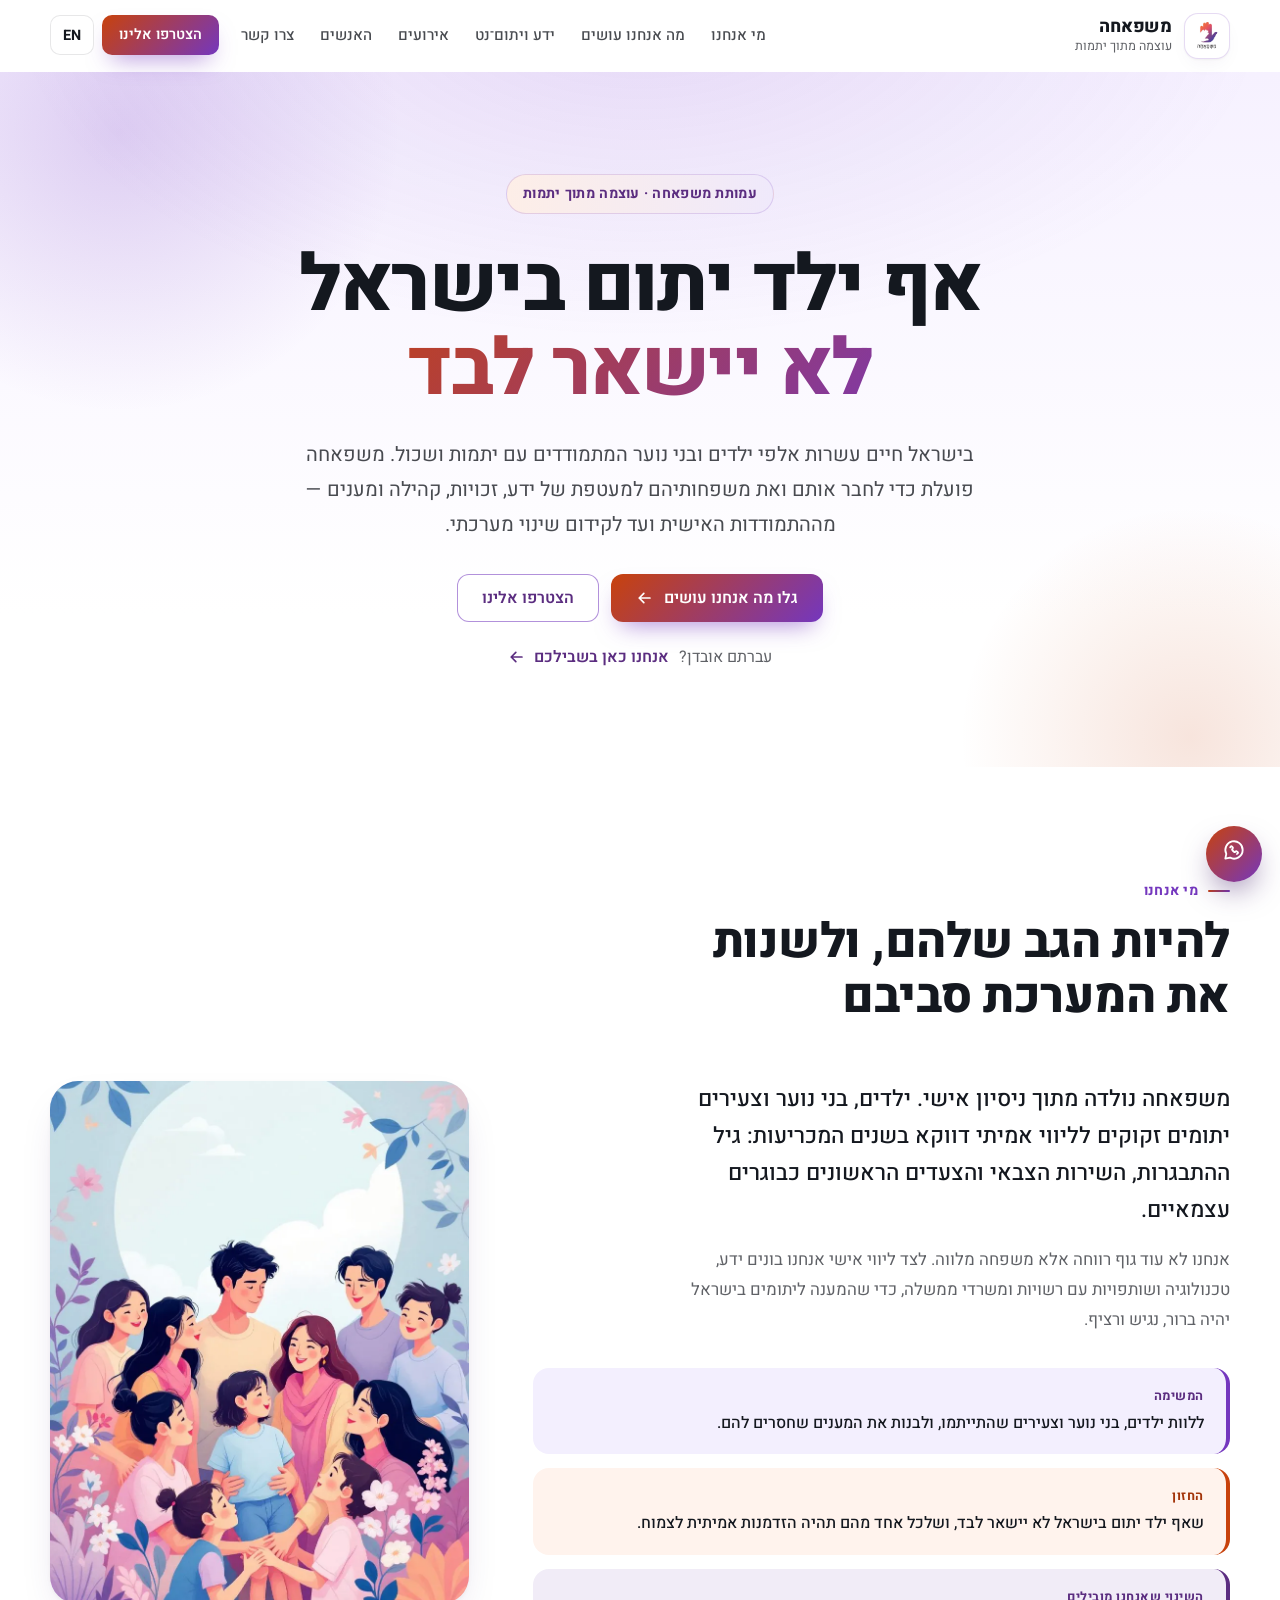
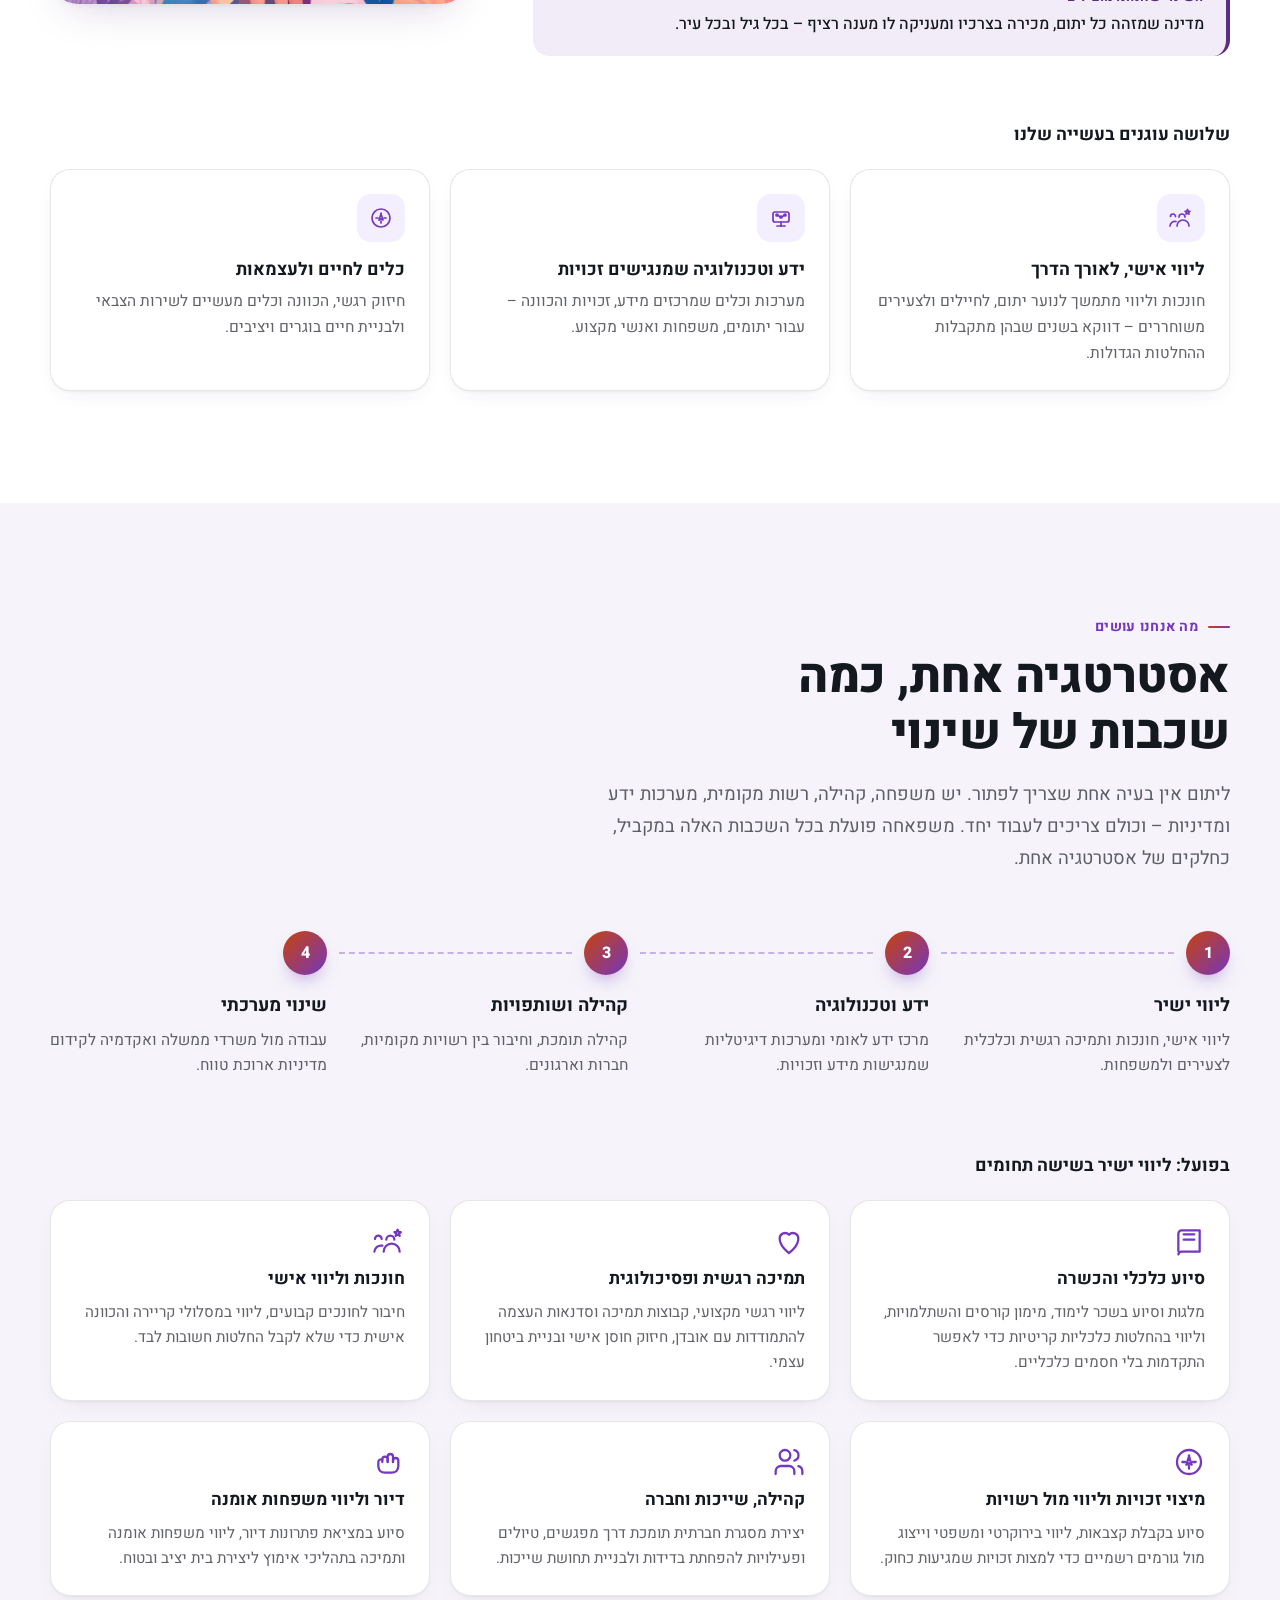
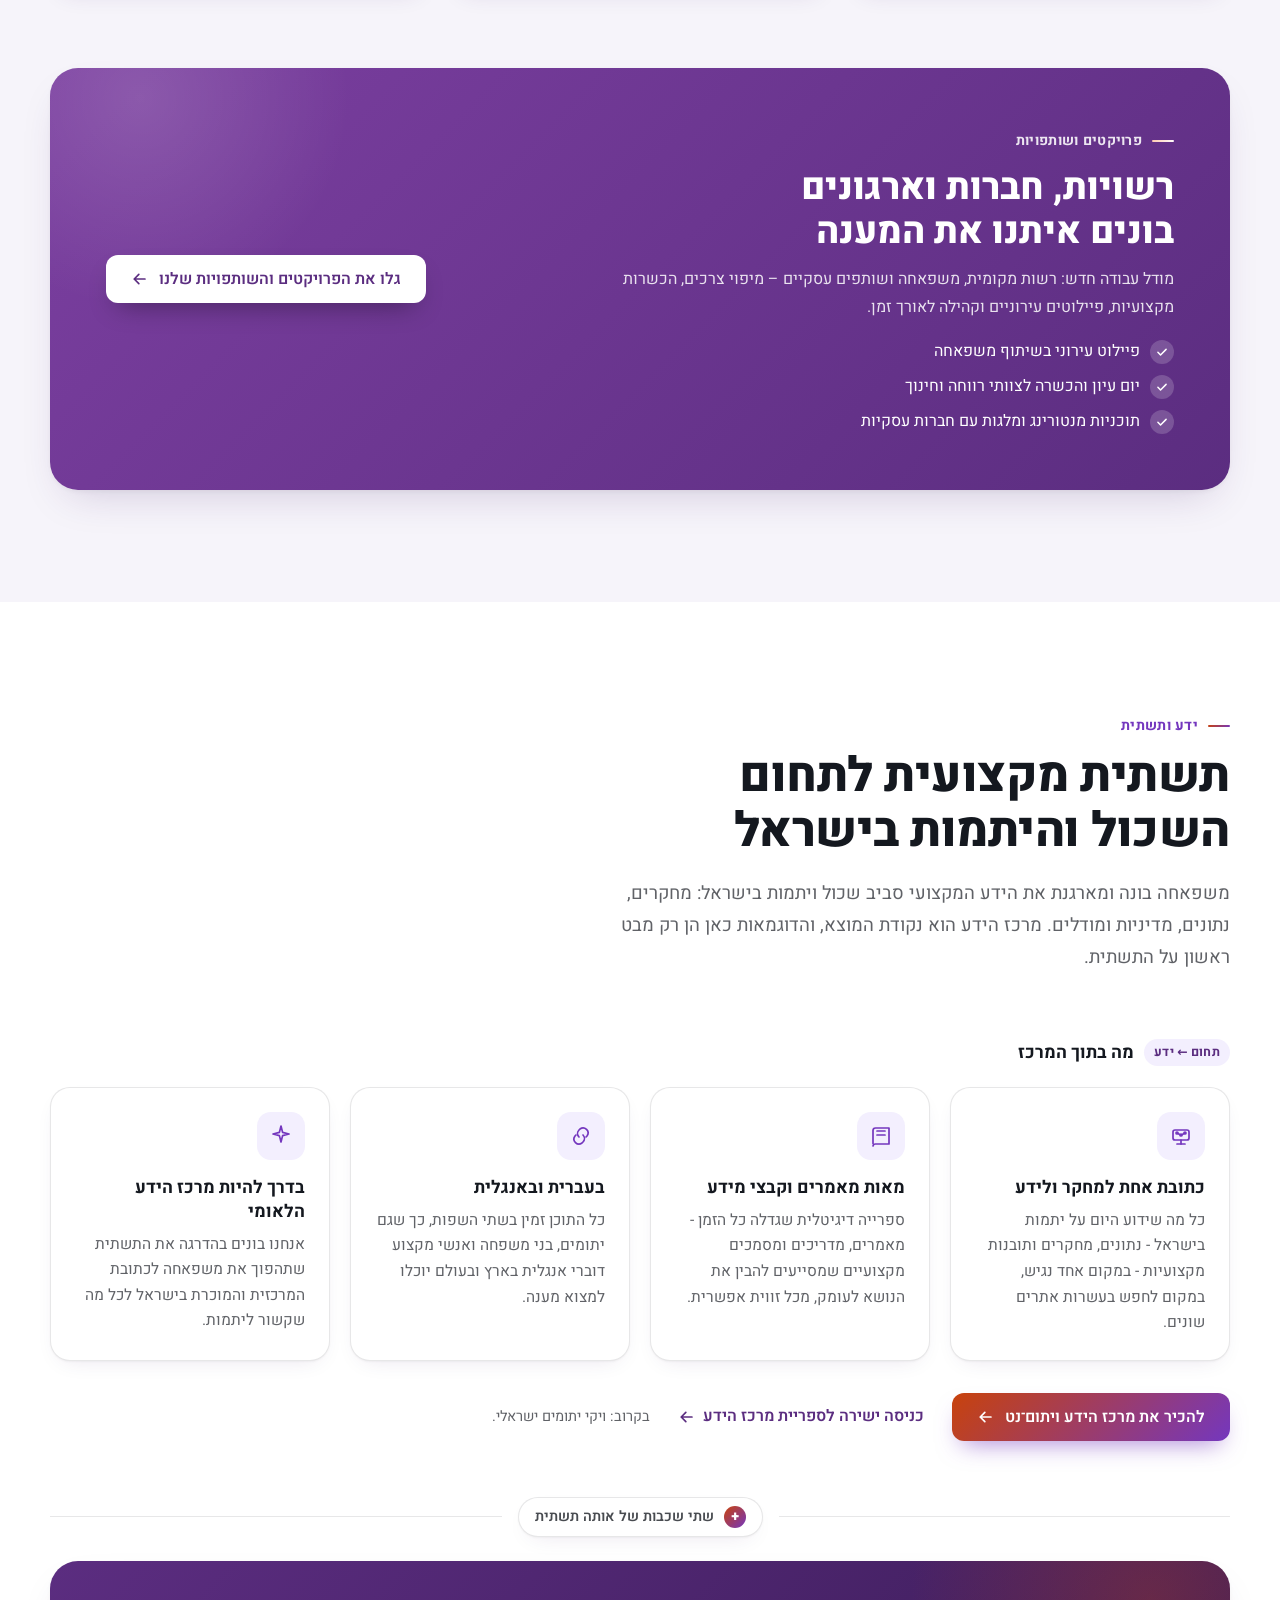
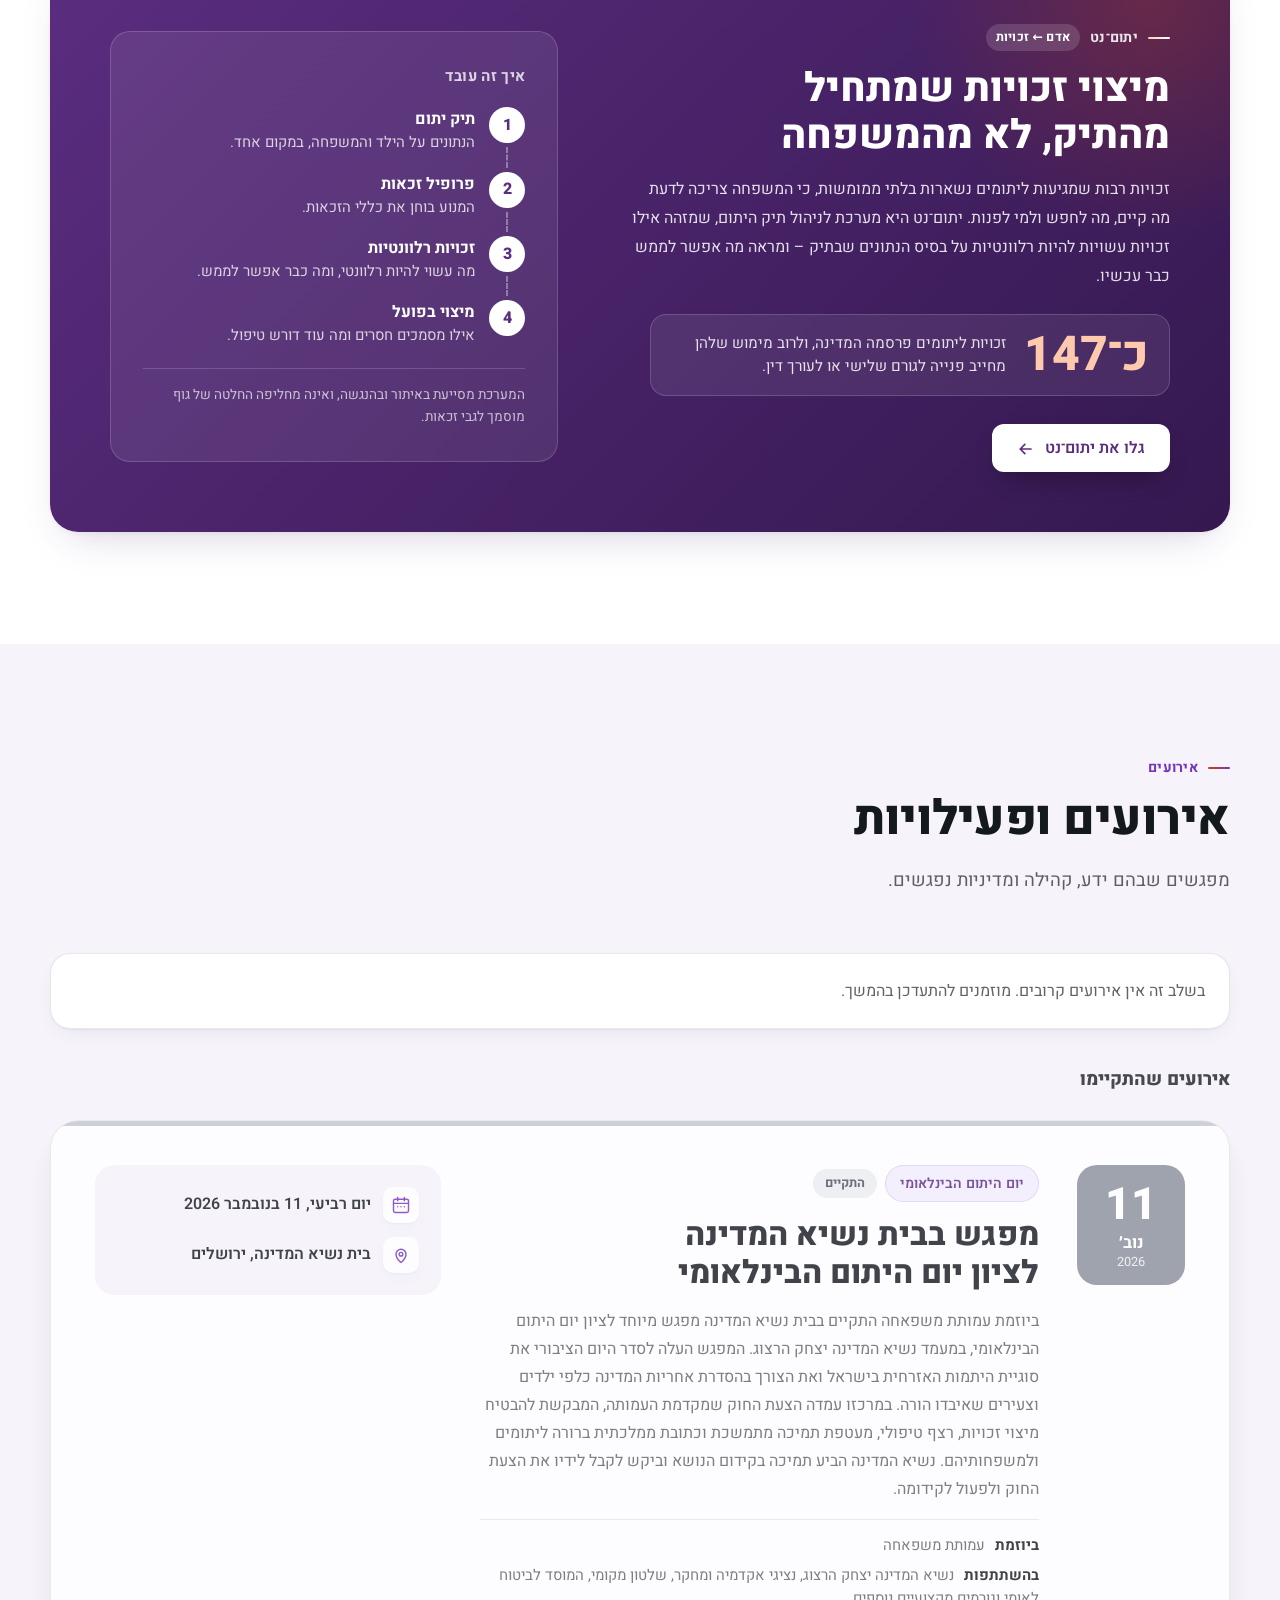
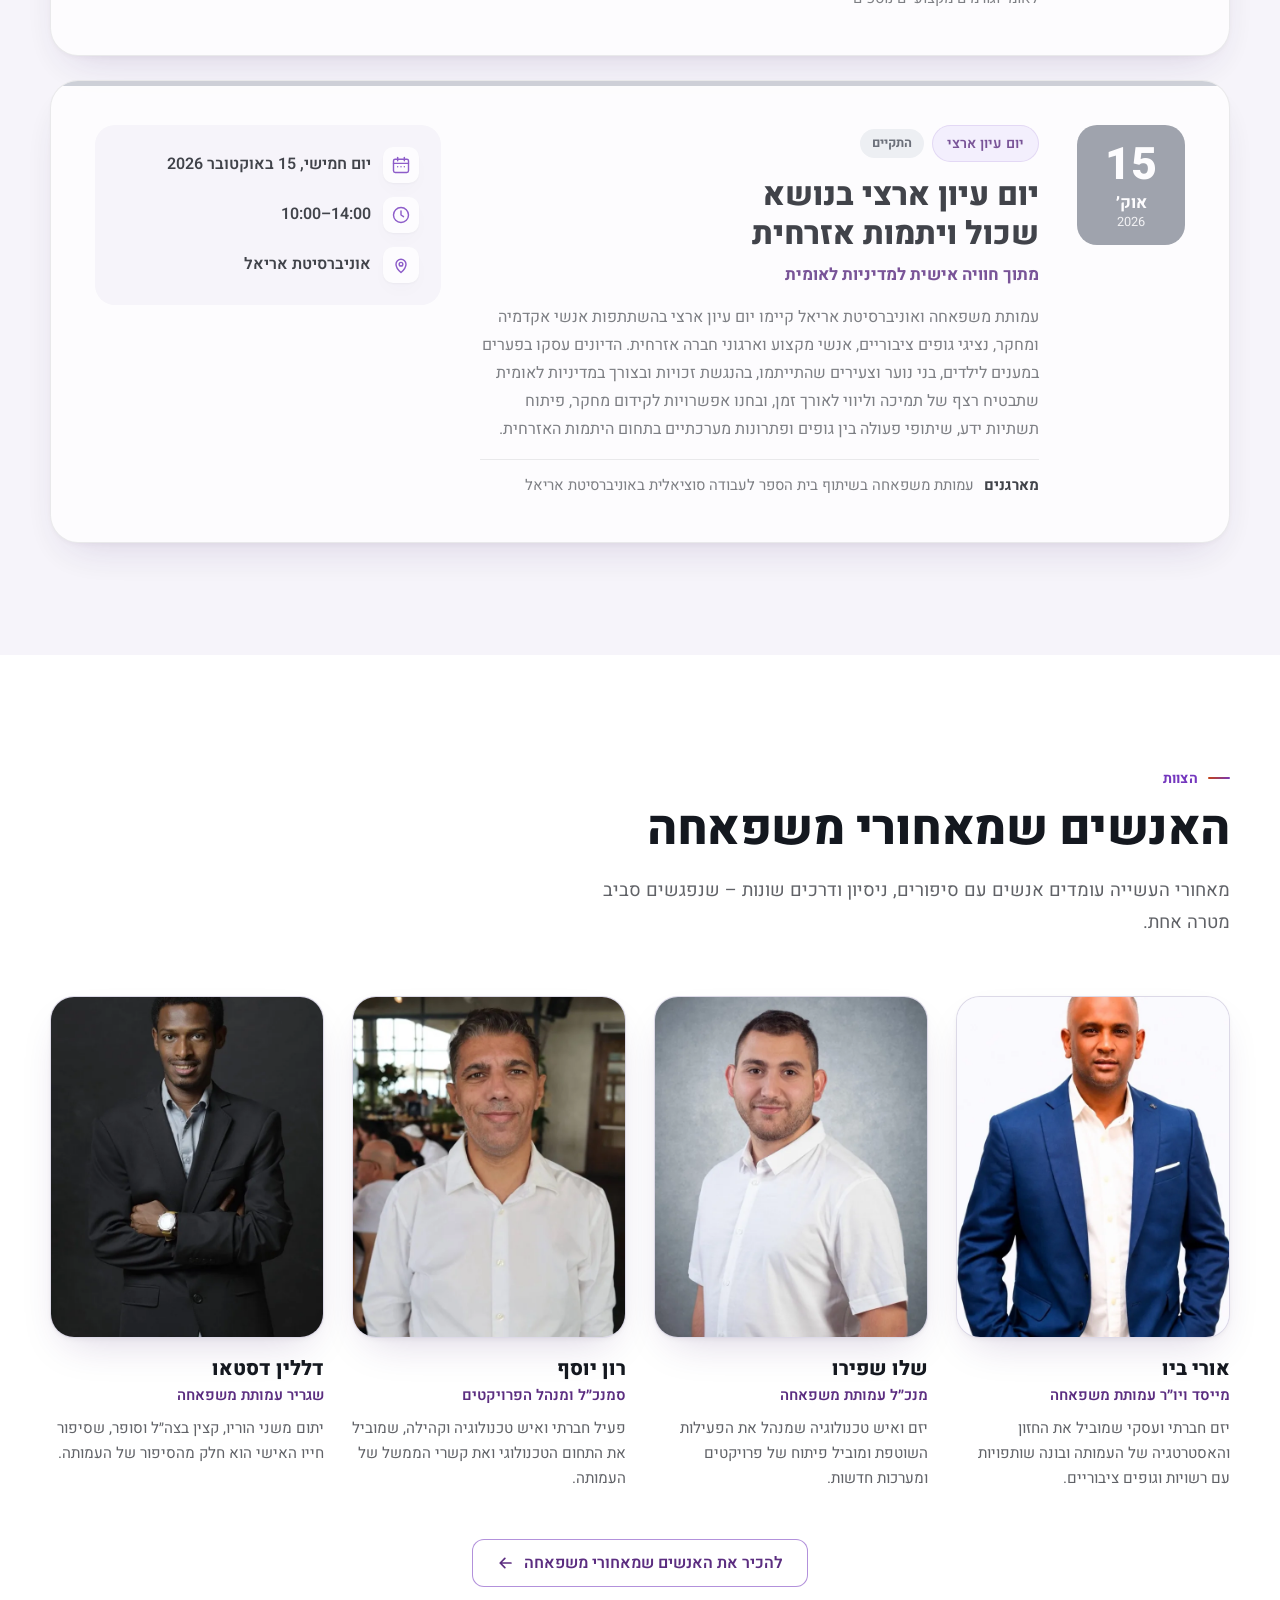
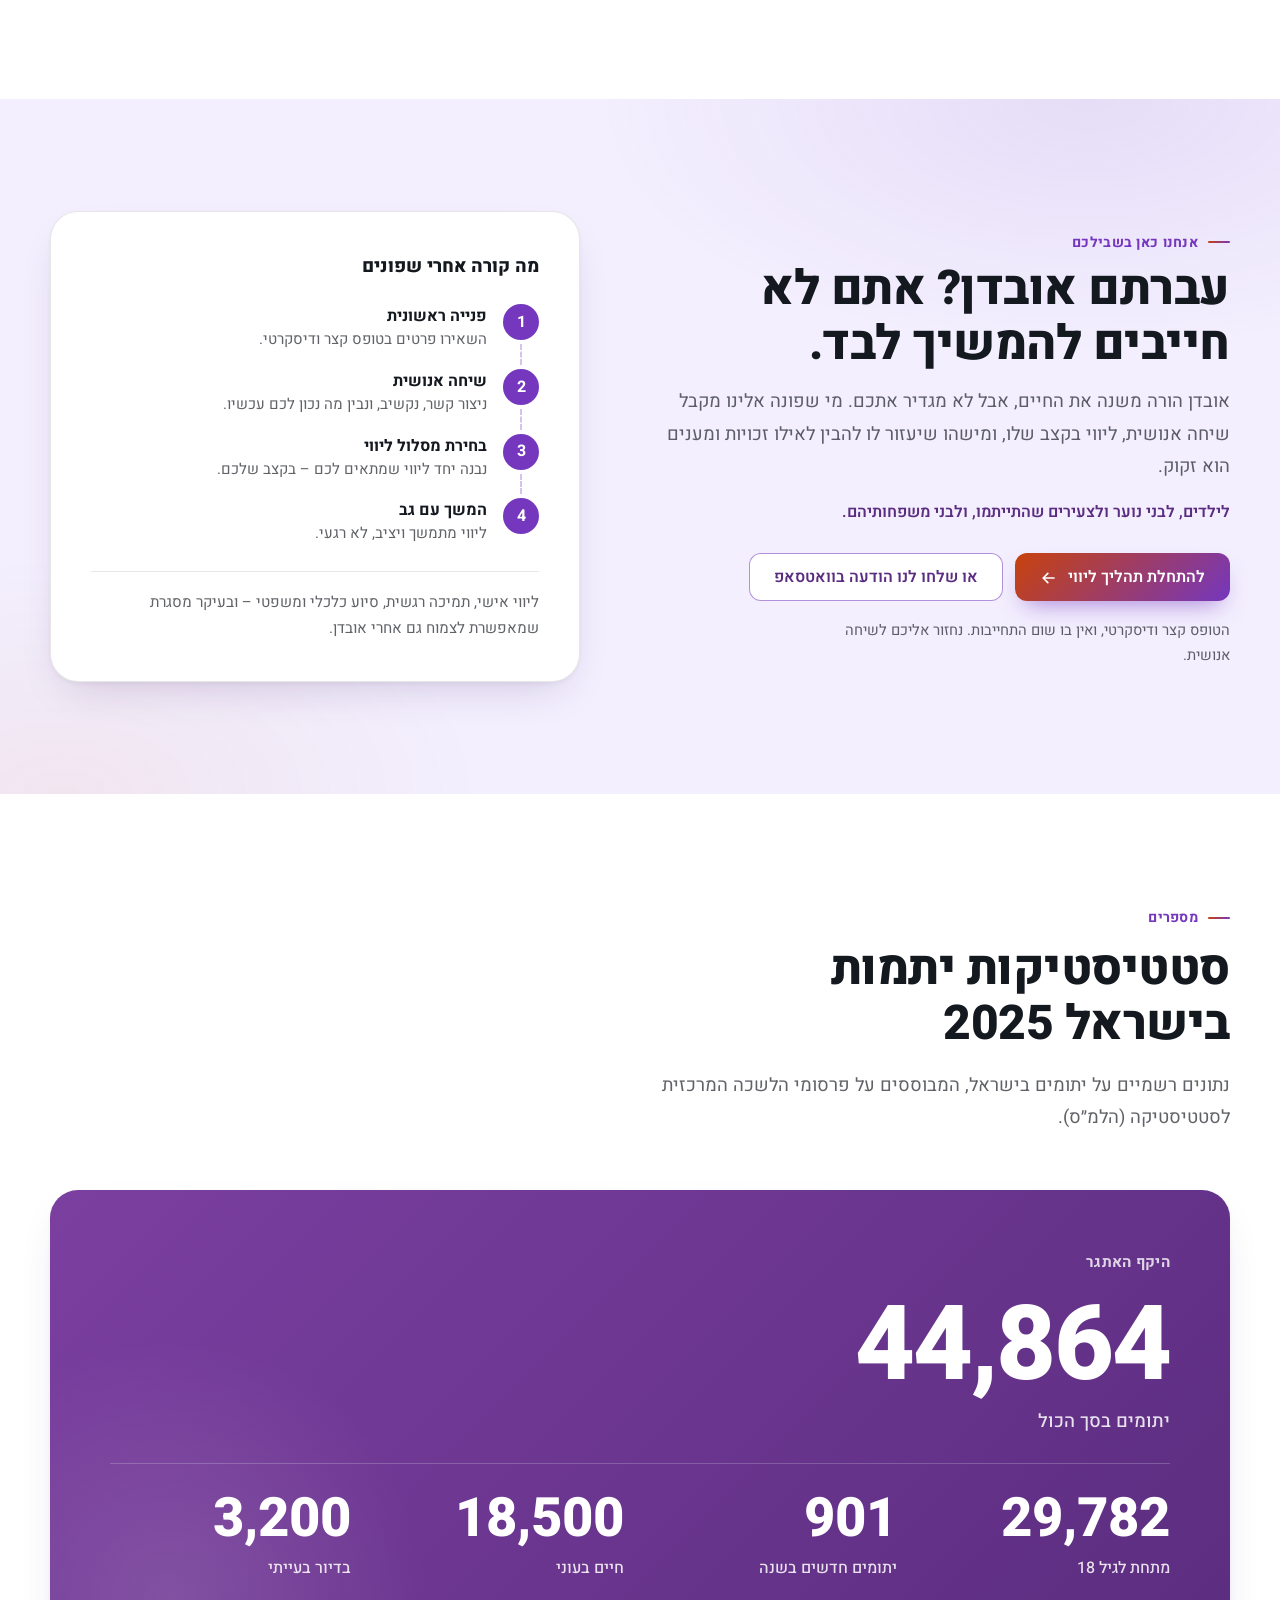
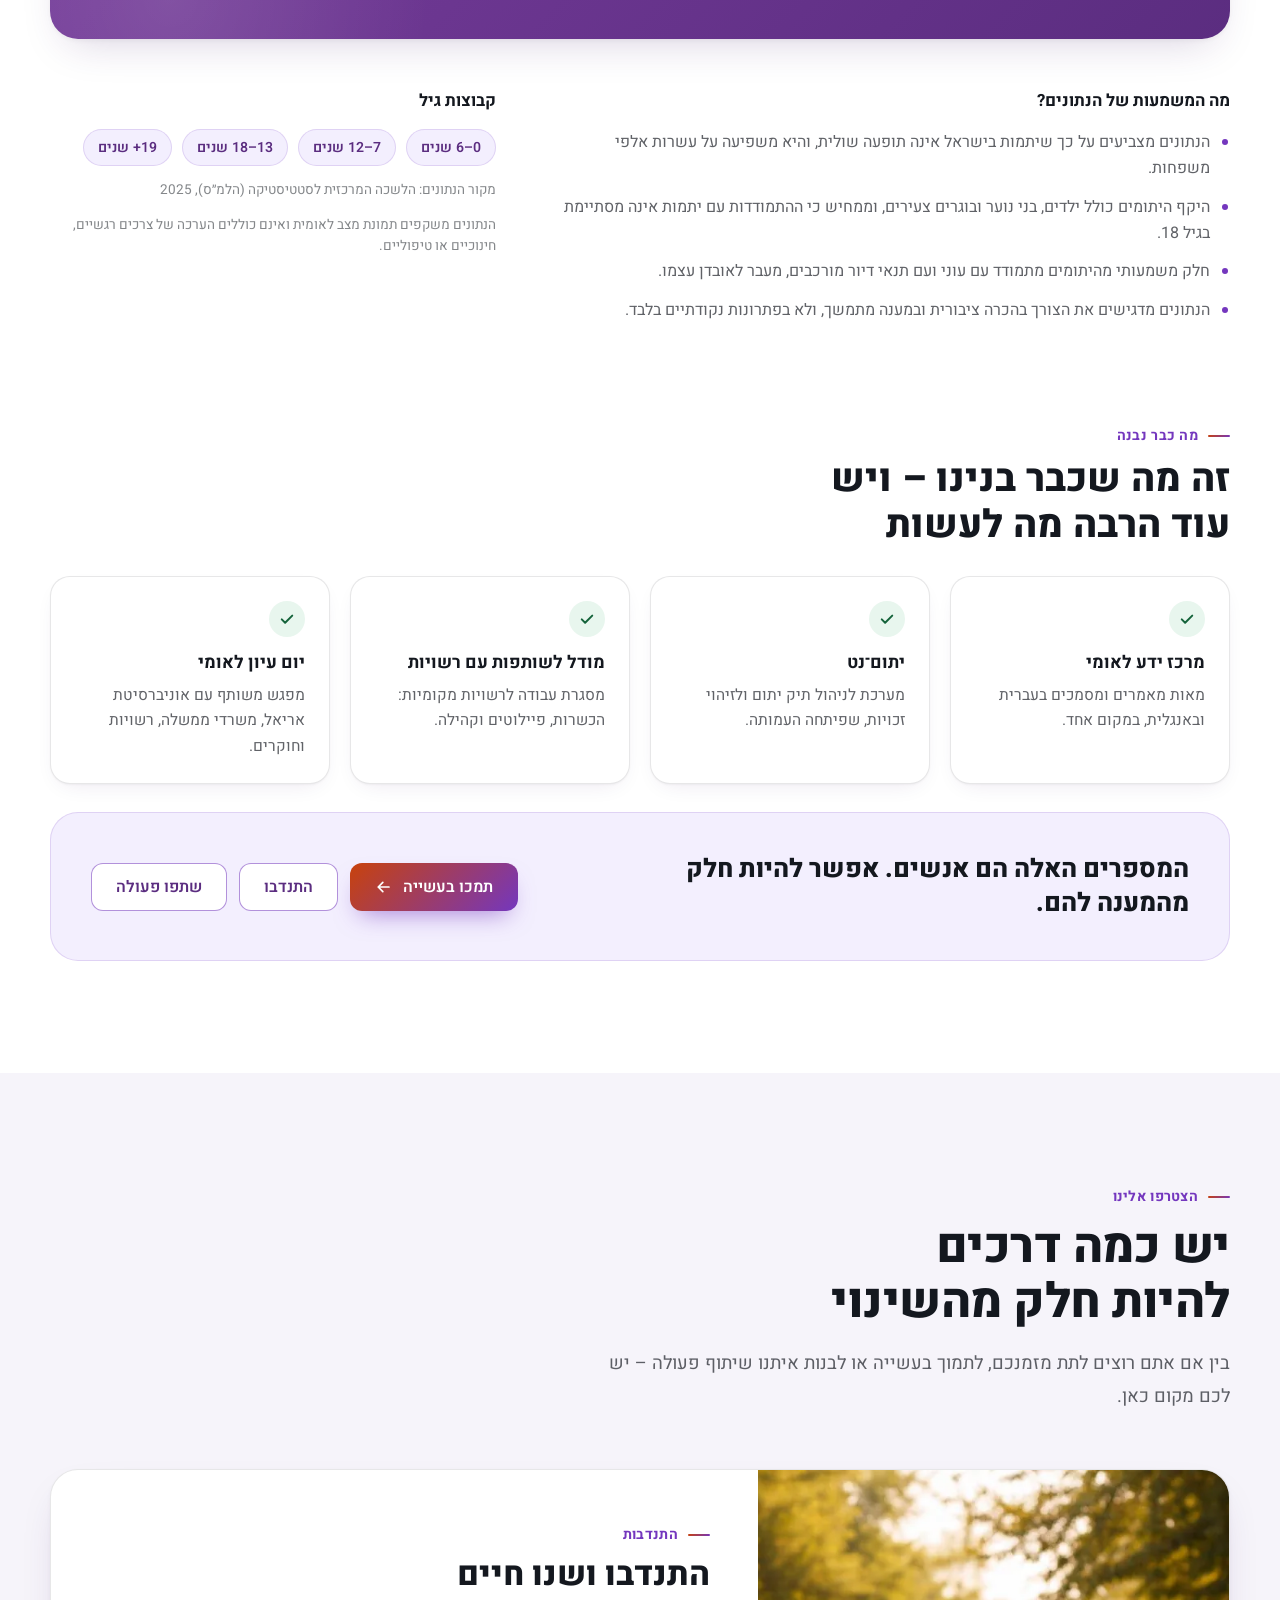
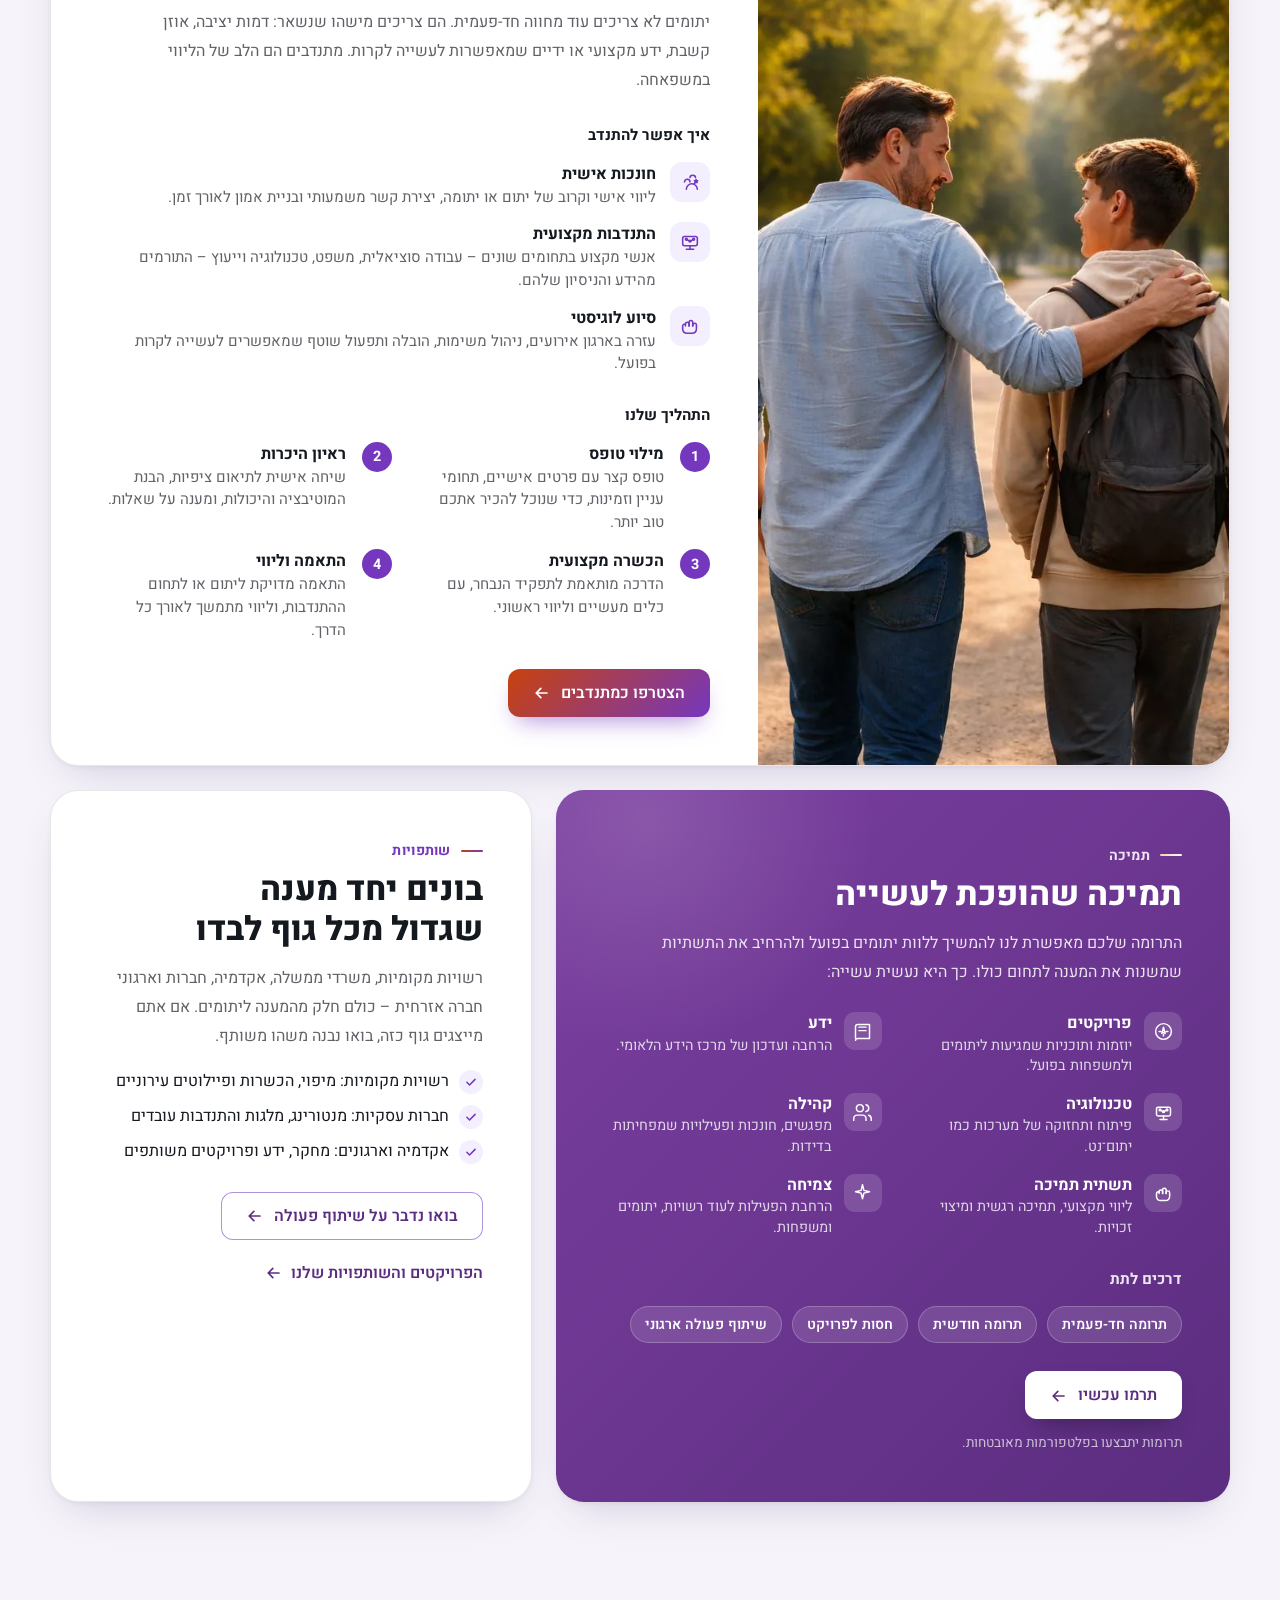
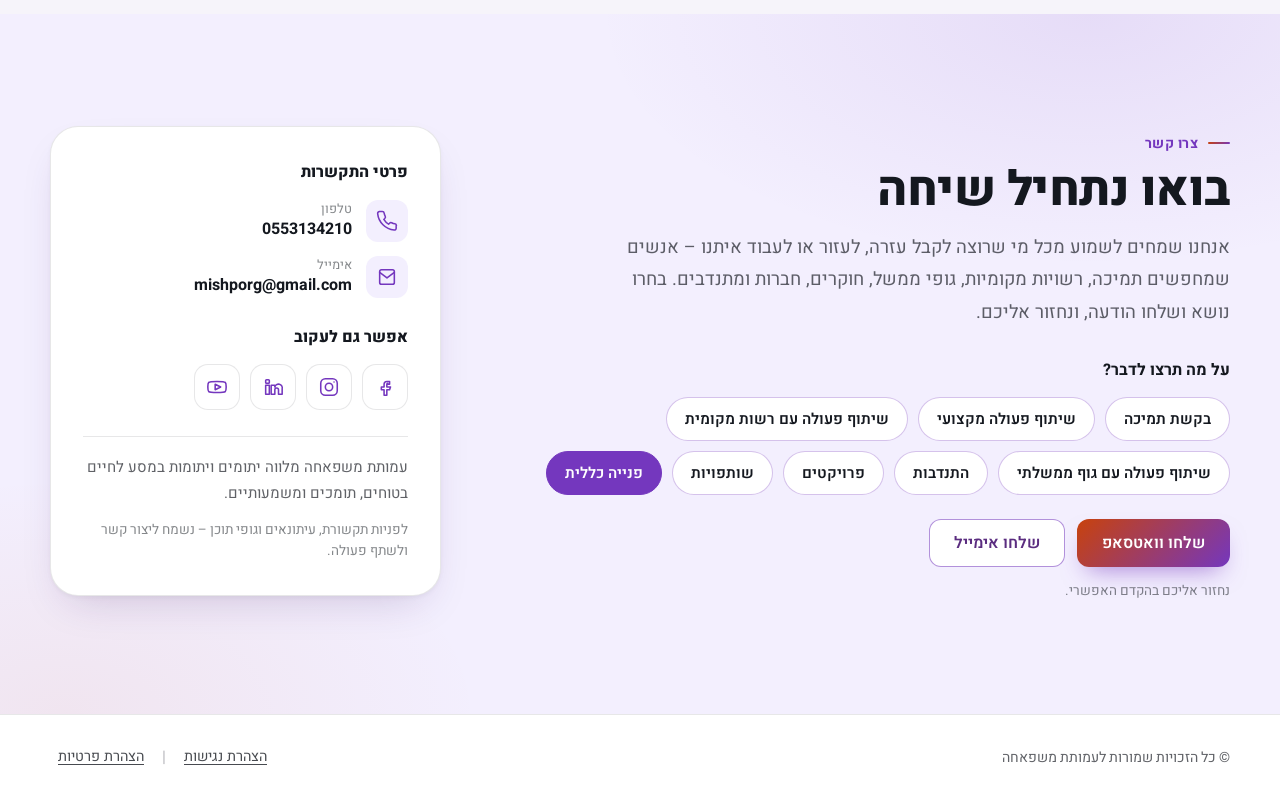
<file: index.html>
<!doctype html>
<html lang="he" dir="rtl">
<head>
  <!-- 🚧 MAINTENANCE MODE TOGGLE — flip to true to redirect all visitors to maintenance.html.
       This is the ONLY thing that needs to change to take the site into "under construction" mode. -->
  <script>
    var MAINTENANCE_MODE = false;
    if (MAINTENANCE_MODE) { window.location.replace('maintenance.html'); }
  </script>

  <meta charset="utf-8" />
  <meta name="viewport" content="width=device-width,initial-scale=1" />
  <meta name="theme-color" content="#7437be" />

  <!-- Default (Hebrew) title/description in raw HTML so search engines see real text even before JS runs.
       The JS still overwrites these on language toggle for the in-browser experience. -->
  <title data-i18n="meta.title">משפאחה - עוצמה מתוך יתמות | תמיכה ליתומים בישראל</title>
  <meta name="description" content="עמותת משפאחה פועלת כדי לחבר יתומים ומשפחות שכולות בישראל למעטפת של ידע, זכויות, קהילה ומענים, ובונה מערכות, ידע ושותפויות שמשנים את המענה לתחום כולו - ליווי אישי, מרכז ידע לאומי, יתום־נט, אירועים ופרויקטים עם רשויות." />

  <!-- Open Graph / social share preview.
       TODO once the site has a live domain: og:image/og:url should be ABSOLUTE URLs
       (e.g. https://yourdomain.org/assets/img/...) - WhatsApp/LinkedIn previews often
       fail to resolve relative paths. Also consider a dedicated 1200x630 share image
       instead of the logo for a nicer preview card. -->
  <meta property="og:type" content="website" />
  <meta property="og:site_name" content="עמותת משפאחה" />
  <meta property="og:title" content="משפאחה - עוצמה מתוך יתמות" />
  <meta property="og:description" content="אף ילד יתום בישראל לא יישאר לבד. ליווי אישי, ידע, טכנולוגיה ושותפויות לשינוי המענה ליתומים." />
  <meta property="og:image" content="assets/img/logo.png" />
  <meta property="og:locale" content="he_IL" />

  <!-- Twitter/X card -->
  <meta name="twitter:card" content="summary_large_image" />
  <meta name="twitter:title" content="משפאחה - עוצמה מתוך יתמות" />
  <meta name="twitter:description" content="אף ילד יתום בישראל לא יישאר לבד. ליווי אישי, ידע, טכנולוגיה ושותפויות לשינוי המענה ליתומים." />
  <meta name="twitter:image" content="assets/img/logo.png" />

  <link rel="icon" href="assets/img/logo.png" type="image/png" />

  <!-- Heebo: the typeface shared by the whole Mishpacha ecosystem (system fonts are the fallback). -->
  <link rel="preconnect" href="https://fonts.googleapis.com" />
  <link rel="preconnect" href="https://fonts.gstatic.com" crossorigin />
  <link rel="stylesheet" href="https://fonts.googleapis.com/css2?family=Heebo:wght@400;500;600;700;800&display=swap" />

  <link rel="stylesheet" href="css/main_style.css" />
</head>

<body>
  <a class="skip-link" href="#main" data-i18n="ui.skipLink"></a>

  <!-- TOP BAR -->
  <header class="topbar" id="top">
    <div class="wrap topbar__inner">
      <a class="brand" href="#top">
        <span class="brand__mark" data-img="logo" aria-hidden="true"></span>
        <span class="brand__text">
          <span class="brand__title" data-i18n="brand.title"></span>
          <span class="brand__subtitle" data-i18n="brand.subtitle"></span>
        </span>
      </a>

      <div class="topbar__actions">
        <nav class="nav" id="navLinks" aria-label="Main navigation"></nav>

        <button class="langToggle" id="langToggle" type="button">
          <span data-i18n="ui.langToggle"></span>
        </button>

        <button class="menuBtn" id="menuToggle" type="button" aria-expanded="false" aria-controls="navLinks">
          <span class="menuBtn__bars" aria-hidden="true"></span>
          <span class="sr-only" data-i18n="ui.menu"></span>
        </button>
      </div>
    </div>
  </header>

  <main id="main">

  <!-- HERO -->
  <section class="hero" id="hero" aria-labelledby="heroTitle">
    <div class="hero__bg" aria-hidden="true">
      <span class="orb orb--a"></span>
      <span class="orb orb--b"></span>
    </div>

    <div class="wrap hero__inner">
      <p class="eyebrow eyebrow--pill" data-i18n="hero.eyebrow"></p>

      <h1 class="hero__title" id="heroTitle">
        <span data-i18n="hero.titleLead"></span>
        <span class="grad-text" data-i18n="hero.titleAccent"></span>
      </h1>

      <p class="hero__text" data-i18n="hero.text"></p>

      <div class="cta-row hero__cta" id="heroCtas"></div>

      <p class="hero__support">
        <span data-i18n="hero.support.text"></span>
        <a class="link-arrow" href="#help" data-i18n="hero.support.link"></a>
      </p>

      <!-- Next upcoming event (rendered by JS from events.items; hidden when there is none) -->
      <div class="nextEvent" id="nextEvent" hidden></div>
    </div>
  </section>

  <!-- ABOUT -->
  <section class="section" id="about" aria-labelledby="aboutTitle">
    <div class="wrap">
      <header class="section__head">
        <p class="eyebrow" data-i18n="about.eyebrow"></p>
        <h2 class="section__title" id="aboutTitle" data-i18n="about.title"></h2>
      </header>

      <div class="about">
        <div class="about__main">
          <div class="about__intro" id="aboutIntro"></div>
          <div class="statements" id="aboutStatements"></div>
        </div>

        <div class="about__visual" data-img="about" aria-hidden="true"></div>
      </div>

      <h3 class="subhead" data-i18n="about.pillarsTitle"></h3>
      <div class="pillars" id="aboutPillars"></div>
    </div>
  </section>

  <!-- SERVICES / WHAT WE DO -->
  <section class="section section--alt" id="services" aria-labelledby="servicesTitle">
    <div class="wrap">
      <header class="section__head">
        <p class="eyebrow" data-i18n="services.eyebrow"></p>
        <h2 class="section__title" id="servicesTitle" data-i18n="services.title"></h2>
        <p class="section__intro" data-i18n="services.intro"></p>
      </header>

      <ol class="layers" id="servicesLayers"></ol>

      <h3 class="subhead" data-i18n="services.itemsTitle"></h3>
      <div class="grid grid--3" id="servicesItems"></div>

      <!-- Projects & partnerships preview -> dedicated landing page -->
      <div class="band">
        <div class="band__text">
          <p class="eyebrow eyebrow--light" data-i18n="services.partnership.eyebrow"></p>
          <h3 class="band__title" data-i18n="services.partnership.title"></h3>
          <p class="band__lead" data-i18n="services.partnership.text"></p>
          <ul class="checklist checklist--light" id="partnershipPoints"></ul>
        </div>
        <div class="band__cta">
          <a class="btn btn--light btn--arrow" id="projectsCta" href="#" target="_blank" rel="noopener"
             data-i18n="services.partnership.cta"></a>
        </div>
      </div>
    </div>
  </section>

  <!-- KNOWLEDGE CENTER + YATOM-NET -->
  <section class="section" id="knowledge" aria-labelledby="knowledgeTitle">
    <div class="wrap">
      <header class="section__head">
        <p class="eyebrow" data-i18n="knowledge.eyebrow"></p>
        <h2 class="section__title" id="knowledgeTitle" data-i18n="knowledge.title"></h2>
        <p class="section__intro" data-i18n="knowledge.intro"></p>
      </header>

      <h3 class="subhead"><span class="tagChip" data-i18n="knowledge.tag"></span> <span data-i18n="knowledge.cardsTitle"></span></h3>
      <div class="grid grid--4" id="knowledgeSections"></div>

      <div class="knowledge__actions">
        <a class="btn btn--primary btn--arrow" id="systemsCta" href="#" target="_blank" rel="noopener"
           data-i18n="knowledge.cta"></a>
        <a class="link-arrow" id="knowledgeHubLink" href="#" target="_blank" rel="noopener"
           data-i18n="knowledge.hubLink"></a>
        <span class="muted knowledge__soon" data-i18n="knowledge.comingSoon"></span>
      </div>

      <div class="bridge" role="presentation">
        <span class="bridge__line" aria-hidden="true"></span>
        <span class="bridge__label" data-i18n="knowledge.bridge"></span>
        <span class="bridge__line" aria-hidden="true"></span>
      </div>

      <!-- Yatom-Net -->
      <article class="yatom" id="yatomNet" aria-labelledby="yatomTitle">
        <div class="yatom__main">
          <p class="eyebrow eyebrow--light">
            <span data-i18n="yatomNet.eyebrow"></span>
            <span class="tagChip tagChip--light" data-i18n="yatomNet.tag"></span>
          </p>
          <h3 class="yatom__title" id="yatomTitle" data-i18n="yatomNet.title"></h3>
          <p class="yatom__text" data-i18n="yatomNet.text"></p>

          <div class="yatom__stat">
            <span class="yatom__statValue" data-i18n="yatomNet.stat.value"></span>
            <span class="yatom__statLabel" data-i18n="yatomNet.stat.label"></span>
          </div>

          <div class="cta-row">
            <a class="btn btn--light btn--arrow" id="yatomCta" href="#" target="_blank" rel="noopener"
               data-i18n="yatomNet.cta"></a>
          </div>
        </div>

        <div class="yatom__visual">
          <h4 class="yatom__flowTitle" data-i18n="yatomNet.flowTitle"></h4>
          <ol class="flow" id="yatomFlow"></ol>
          <p class="yatom__note" data-i18n="yatomNet.note"></p>
        </div>
      </article>
    </div>
  </section>

  <!-- EVENTS -->
  <section class="section section--alt" id="events" aria-labelledby="eventsTitle">
    <div class="wrap">
      <header class="section__head">
        <p class="eyebrow" data-i18n="events.eyebrow"></p>
        <h2 class="section__title" id="eventsTitle" data-i18n="events.title"></h2>
        <p class="section__intro" data-i18n="events.intro"></p>
      </header>

      <!-- Shown by JS when there are no upcoming events (past events are listed below it) -->
      <div class="card" id="eventsEmpty" hidden>
        <div class="muted" data-i18n="events.emptyState"></div>
      </div>

      <!-- Event cards (rendered via JS from lang/*.json events.items) -->
      <div class="events" id="eventsItems"></div>
    </div>
  </section>

  <!-- ORPHAN WEEK — temporarily disabled via the "hidden" attribute below. Section, content, and JS are untouched; remove hidden to restore. -->
  <section class="section" id="orphanWeek" hidden>
  <div class="wrap">
    <div class="section__head">
      <h3 class="section__title" data-i18n="orphanWeek.title"></h3>
      <p class="section__subtitle" data-i18n="orphanWeek.intro"></p>
    </div>

    <!-- About (one expandable card explaining what this week is) -->
    <div class="card" id="orphanWeekAbout">
      <div class="card__title" data-i18n="orphanWeek.aboutTitle"></div>

      <button class="acc__btn" type="button" aria-expanded="false" data-target="orphanWeekAboutPanel">
        <span data-i18n="orphanWeek.aboutToggle"></span>
        <span class="acc__chev" aria-hidden="true">⌄</span>
      </button>

      <div class="acc__panel" id="orphanWeekAboutPanel" hidden>
        <div id="orphanWeekAboutText"></div>
      </div>
    </div>

    <!-- Days list (rendered via JS) -->
    <div class="acc" id="orphanWeekDays"></div>

    <!-- Note -->
    <div id="orphanWeekNote" style="margin-top:16px" class="card">
      <div class="muted" data-i18n="orphanWeek.note"></div>
    </div>
  </div>
</section>

  <!-- PEOPLE BEHIND MISHPACHA -->
  <section class="section" id="people" aria-labelledby="peopleTitle">
    <div class="wrap">
      <header class="section__head">
        <p class="eyebrow" data-i18n="people.eyebrow"></p>
        <h2 class="section__title" id="peopleTitle" data-i18n="people.title"></h2>
        <p class="section__intro" data-i18n="people.intro"></p>
      </header>

      <!-- Person cards (rendered via JS from lang/*.json people.items) -->
      <div class="people" id="peopleItems"></div>

      <div class="center-cta">
        <a class="btn btn--secondary btn--arrow" id="peopleCta" href="#" target="_blank" rel="noopener"
           data-i18n="people.cta"></a>
      </div>
    </div>
  </section>

  <!-- SUPPORT AFTER LOSS -->
  <section class="section section--soft" id="help" aria-labelledby="helpTitle">
    <div class="wrap help">
      <div class="help__main">
        <p class="eyebrow" data-i18n="help.eyebrow"></p>
        <h2 class="section__title" id="helpTitle" data-i18n="help.title"></h2>
        <p class="section__intro" data-i18n="help.intro"></p>
        <p class="help__audience" data-i18n="help.audience"></p>

        <div class="cta-row">
          <a class="btn btn--primary btn--arrow" id="helpFormBtn" target="_blank" rel="noopener" href="#"
             data-i18n="help.button"></a>
          <a class="btn btn--secondary" id="helpWhatsAppBtn" target="_blank" rel="noopener" href="#"
             data-i18n="help.altButton"></a>
        </div>

        <p class="help__reassure" data-i18n="help.reassurance"></p>
      </div>

      <div class="help__panel">
        <h3 class="help__stepsTitle" data-i18n="help.stepsTitle"></h3>
        <ol class="steps" id="helpSteps"></ol>
        <p class="help__benefits" data-i18n="help.benefitsText"></p>
      </div>
    </div>
  </section>

  <!-- IMPACT / STATISTICS -->
  <section class="section" id="statistics" aria-labelledby="statisticsTitle">
    <div class="wrap">
      <header class="section__head">
        <p class="eyebrow" data-i18n="statistics.eyebrow"></p>
        <h2 class="section__title" id="statisticsTitle" data-i18n="statistics.title"></h2>
        <p class="section__intro" data-i18n="statistics.intro"></p>
      </header>

      <!-- Metric panel (rendered via JS) -->
      <div class="statsPanel">
        <p class="statsPanel__label" data-i18n="statistics.scaleLabel"></p>
        <div class="stats" id="statisticsMetrics"></div>
      </div>

      <!-- Context -->
      <div class="statsContext" id="statisticsContext">
        <div>
          <h3 class="statsContext__title" data-i18n="statistics.meaningTitle"></h3>
          <ul class="list" id="statisticsMeaning"></ul>
        </div>
        <div>
          <h3 class="statsContext__title" data-i18n="statistics.ageGroupsTitle"></h3>
          <ul class="chips" id="statisticsAgeGroups"></ul>
          <p class="footnote" data-i18n="statistics.source"></p>
          <p class="footnote" data-i18n="statistics.note"></p>
        </div>
      </div>

      <!-- What has been built -> action -->
      <div class="built">
        <p class="eyebrow" data-i18n="statistics.builtEyebrow"></p>
        <h3 class="built__title" data-i18n="statistics.builtTitle"></h3>
        <div class="grid grid--4" id="statisticsBuilt"></div>

        <div class="built__next">
          <p class="built__nextTitle" data-i18n="statistics.transitionTitle"></p>
          <div class="cta-row" id="statisticsCtas"></div>
        </div>
      </div>
    </div>
  </section>

  <!-- GET INVOLVED: volunteer / support / partner -->
  <section class="section section--alt" id="involved" aria-labelledby="involvedTitle">
    <div class="wrap">
      <header class="section__head">
        <p class="eyebrow" data-i18n="involved.eyebrow"></p>
        <h2 class="section__title" id="involvedTitle" data-i18n="involved.title"></h2>
        <p class="section__intro" data-i18n="involved.intro"></p>
      </header>

      <div class="involved">
        <!-- Volunteer -->
        <article class="path path--volunteer" id="volunteer" aria-labelledby="volunteerTitle">
          <div class="path__media" data-img="volunteer" aria-hidden="true"></div>
          <div class="path__body">
            <p class="eyebrow" data-i18n="volunteer.eyebrow"></p>
            <h3 class="path__title" id="volunteerTitle" data-i18n="volunteer.title"></h3>
            <p class="path__lead" data-i18n="volunteer.intro"></p>

            <h4 class="path__sub" data-i18n="volunteer.rolesTitle"></h4>
            <ul class="roles" id="volunteerRoles"></ul>

            <h4 class="path__sub" data-i18n="volunteer.processTitle"></h4>
            <ol class="steps steps--inline" id="volunteerProcess"></ol>

            <div class="cta-row">
              <a class="btn btn--primary btn--arrow" id="volunteerBtn" target="_blank" rel="noopener" href="#"
                 data-i18n="volunteer.button"></a>
            </div>
          </div>
        </article>

        <!-- Donate -->
        <article class="path path--donate" id="donate" aria-labelledby="donateTitle">
          <p class="eyebrow eyebrow--light" data-i18n="donate.eyebrow"></p>
          <h3 class="path__title" id="donateTitle" data-i18n="donate.title"></h3>
          <p class="path__lead" data-i18n="donate.intro"></p>

          <ul class="enables" id="donateEnables"></ul>

          <p class="path__sub path__sub--light" data-i18n="donate.waysTitle"></p>
          <ul class="chips chips--light" id="donateWays"></ul>

          <div class="cta-row">
            <!-- Donation destination is set in js/main.js (LINKS.donatePlatform) so a dedicated donation page can replace it in one place. -->
            <a class="btn btn--light btn--arrow" id="donateNowBtn" target="_blank" rel="noopener" href="#"
               data-i18n="donate.button"></a>
          </div>
          <p class="footnote footnote--light" data-i18n="donate.legalNote"></p>
        </article>

        <!-- Partner -->
        <article class="path path--partner" id="partner" aria-labelledby="partnerTitle">
          <p class="eyebrow" data-i18n="partner.eyebrow"></p>
          <h3 class="path__title" id="partnerTitle" data-i18n="partner.title"></h3>
          <p class="path__lead" data-i18n="partner.text"></p>
          <ul class="checklist" id="partnerPoints"></ul>

          <div class="cta-row">
            <a class="btn btn--secondary btn--arrow" href="#contact" data-contact-topic="partnerships"
               data-i18n="partner.cta"></a>
          </div>
          <a class="link-arrow" id="partnerLink" href="#" target="_blank" rel="noopener" data-i18n="partner.link"></a>
        </article>
      </div>
    </div>
  </section>

  <!-- RIGHTS -->
  <!-- <section class="section" id="rights">
    <div class="wrap">
      <div class="section__head">
        <h3 class="section__title" data-i18n="rights.title"></h3>
        <p class="section__subtitle" data-i18n="rights.intro"></p>
      </div>

      <div class="grid" id="rightsItems"></div>

      <div style="margin-top:16px" class="card">
        <div class="muted" data-i18n="rights.note"></div>
      </div>
    </div>
  </section> -->


  <!-- DOCUMENTS -->
  <!-- <section class="section" id="documents">
    <div class="wrap">
      <div class="section__head">
        <h3 class="section__title" data-i18n="documents.title"></h3>
        <p class="section__subtitle" data-i18n="documents.intro"></p>
      </div>

      <div class="grid" id="documentsItems"></div>
    </div>
  </section> -->

  <!-- CONTACT -->
  <section class="section section--soft" id="contact" aria-labelledby="contactTitle">
    <div class="wrap contact">
      <div class="contact__lead">
        <p class="eyebrow" data-i18n="contact.eyebrow"></p>
        <h2 class="section__title" id="contactTitle" data-i18n="contact.title"></h2>
        <p class="section__intro" data-i18n="contact.intro"></p>

        <h3 class="subhead subhead--sm" id="contactTopicsTitle" data-i18n="contact.topicsTitle"></h3>
        <div class="topics" id="contactTopics" role="radiogroup" aria-labelledby="contactTopicsTitle"></div>

        <p class="contact__hint" id="contactHint" hidden>
          <span data-i18n="contact.supportHint"></span>
          <a class="link-arrow" id="contactHintLink" href="#" target="_blank" rel="noopener"
             data-i18n="contact.supportHintLink"></a>
        </p>

        <div class="cta-row contact__cta">
          <a class="btn btn--primary" id="contactWhatsAppBtn" target="_blank" rel="noopener" href="#"
             data-i18n="contact.ctaWhatsApp"></a>
          <a class="btn btn--secondary" id="contactEmailBtn" href="#"
             data-i18n="contact.ctaEmail"></a>
        </div>

        <p class="footnote" data-i18n="contact.responseNote"></p>
      </div>

      <aside class="contact__card" id="contactMainCard">
        <h3 class="contact__cardTitle" data-i18n="contact.methodsTitle"></h3>
        <ul class="contact__methods" id="contactMethods"></ul>

        <h3 class="contact__cardTitle" data-i18n="contact.socialTitle"></h3>
        <div class="contact__chips" id="contactSocial"></div>

        <p class="contact__about" data-i18n="contact.footerLine"></p>
        <p class="footnote" data-i18n="contact.pressNote"></p>
      </aside>
    </div>
  </section>

  </main>

  <!-- Back to top (floating) -->
  <button class="backToTop" id="backToTopBtn" type="button" aria-label="Back to top" title="Back to top">↑</button>

  <!-- Floating quick-help WhatsApp button (always visible) -->
  <a class="floatingWhatsApp" id="floatingWhatsAppBtn" href="#" target="_blank" rel="noopener" aria-label="דברו איתנו בוואטסאפ">
    <span class="floatingWhatsApp__icon" aria-hidden="true"></span>
  </a>

  <footer class="site-footer">
    <div class="wrap site-footer__inner">
      <div class="site-footer__rights" data-i18n="footer.rights"></div>

      <div class="site-footer__links">
        <button class="footer-link" type="button" data-legal="accessibility" data-i18n="footer.accessibility"></button>
        <span class="site-footer__sep" aria-hidden="true">|</span>
        <button class="footer-link" type="button" data-legal="privacy" data-i18n="footer.privacy"></button>
      </div>
    </div>
  </footer>

  <!-- Legal modal -->
  <div class="modal" id="legalModal" hidden>
    <div class="modal__backdrop" data-close="true"></div>

    <div class="modal__dialog" role="dialog" aria-modal="true" aria-labelledby="legalTitle">
      <div class="modal__head">
        <h2 class="modal__title" id="legalTitle"></h2>
        <button class="modal__close" type="button" aria-label="סגור" data-close="true">✕</button>
      </div>

      <div class="modal__body" id="legalBody"></div>
    </div>
  </div>

  <script src="js/main.js" defer></script>
</body>
</html>
</file>
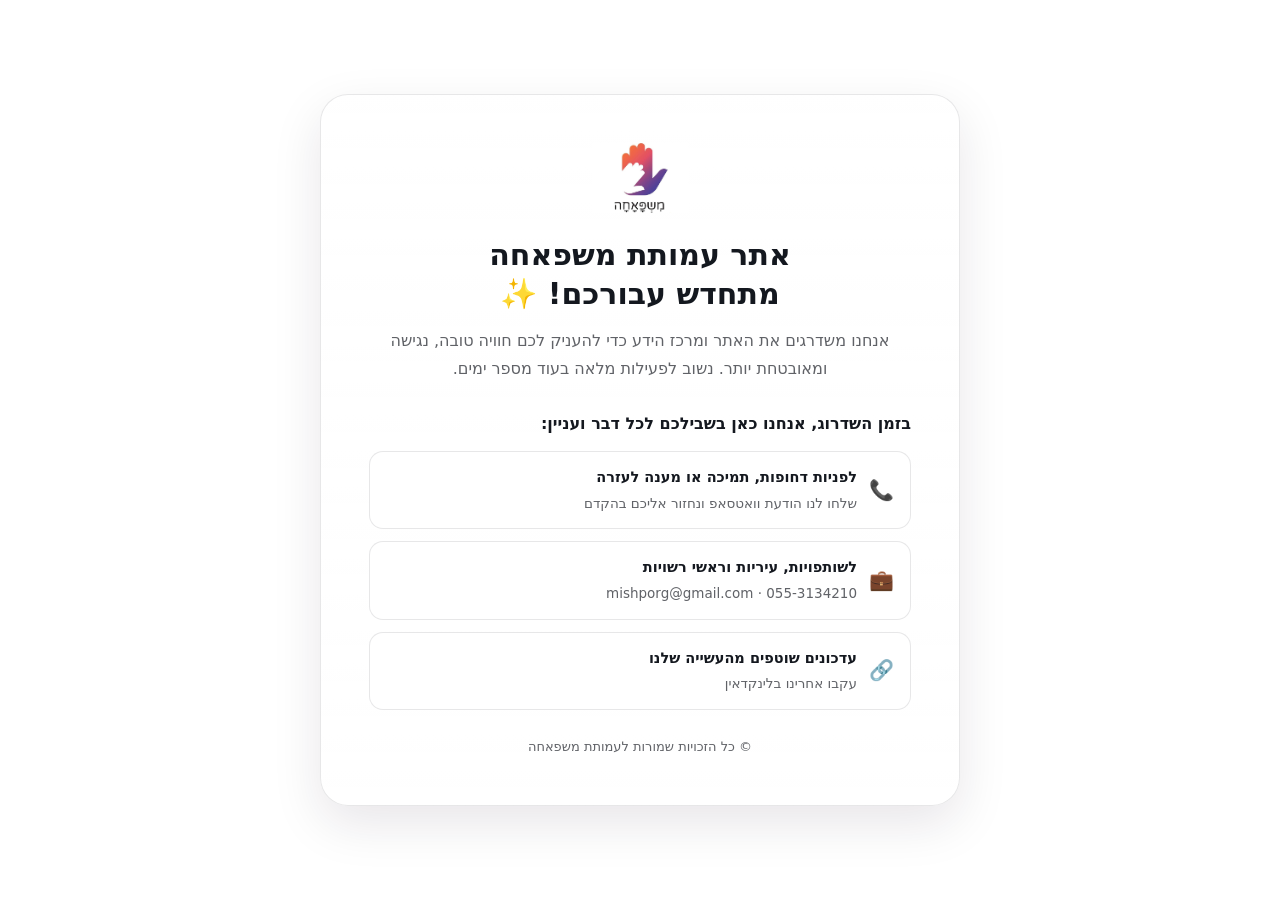
<file: maintenance.html>
<!doctype html>
<html lang="he" dir="rtl">
<head>
  <meta charset="utf-8" />
  <meta name="viewport" content="width=device-width,initial-scale=1" />
  <title>משפאחה – האתר בשיפוצים</title>
  <meta name="description" content="אתר עמותת משפאחה מתחדש. בינתיים אנחנו כאן בשבילכם בוואטסאפ, במייל ובלינקדאין." />
  <link rel="stylesheet" href="css/main_style.css" />
  <style>
    body{
      display:flex;
      align-items:center;
      justify-content:center;
      min-height:100vh;
      padding: 24px;
    }

    .maint{
      max-width: 640px;
      width: 100%;
      background: linear-gradient(180deg, rgba(255,255,255,1), rgba(255,255,255,.92));
      border: 1px solid rgba(20,20,35,.10);
      border-radius: var(--r-3);
      box-shadow: var(--shadow);
      padding: clamp(24px, 5vw, 48px);
      text-align: center;
    }

    .maint__logo{
      width: 96px;
      height: 70px;
      margin: 0 auto 22px;
      background-image: url('assets/img/logo.png');
      background-size: contain;
      background-repeat: no-repeat;
      background-position: center;
    }

    .maint__title{
      font-size: clamp(22px, 3vw, 30px);
      font-weight: 800;
      margin: 0 0 14px;
      line-height: 1.3;
    }

    .maint__text{
      color: var(--muted);
      font-size: 16px;
      line-height: 1.75;
      margin: 0 0 28px;
    }

    .maint__subhead{
      font-weight: 700;
      margin: 0 0 14px;
      text-align: start;
    }

    .maint__list{
      display: flex;
      flex-direction: column;
      gap: 12px;
      text-align: start;
    }

    .maint__item{
      display: flex;
      align-items: center;
      gap: 12px;
      padding: 14px 16px;
      border-radius: 14px;
      border: 1px solid rgba(20,20,35,.10);
      background: rgba(255,255,255,.75);
      text-decoration: none;
      color: var(--text);
      transition: transform .15s ease, border-color .15s ease, box-shadow .15s ease;
    }

    .maint__item:hover{
      transform: translateY(-1px);
      border-color: rgba(184,72,216,.35);
      box-shadow: 0 10px 20px rgba(20,20,35,.08);
    }

    .maint__icon{
      font-size: 20px;
      flex-shrink: 0;
    }

    .maint__itemText{ min-width: 0; }
    .maint__itemText strong{ display:block; font-size: 14.5px; }
    .maint__itemText span{ display:block; color: var(--muted); font-size: 13.5px; margin-top: 2px; }

    .maint__footer{
      margin-top: 26px;
      font-size: 13px;
      color: var(--muted);
    }

    @media (max-width: 480px){
      .maint{ padding: 24px 18px; }
    }
  </style>
</head>

<body>
  <main class="maint">
    <div class="maint__logo" role="img" aria-label="לוגו עמותת משפאחה"></div>

    <h1 class="maint__title">אתר עמותת משפאחה מתחדש עבורכם! ✨</h1>

    <p class="maint__text">
      אנחנו משדרגים את האתר ומרכז הידע כדי להעניק לכם חוויה טובה, נגישה ומאובטחת יותר.
      נשוב לפעילות מלאה בעוד מספר ימים.
    </p>

    <p class="maint__subhead">בזמן השדרוג, אנחנו כאן בשבילכם לכל דבר ועניין:</p>

    <div class="maint__list">
      <a class="maint__item" href="https://wa.me/message/IMUVXWXVPB64M1" target="_blank" rel="noopener">
        <span class="maint__icon" aria-hidden="true">📞</span>
        <span class="maint__itemText">
          <strong>לפניות דחופות, תמיכה או מענה לעזרה</strong>
          <span>שלחו לנו הודעת וואטסאפ ונחזור אליכם בהקדם</span>
        </span>
      </a>

      <a class="maint__item" href="mailto:mishporg@gmail.com">
        <span class="maint__icon" aria-hidden="true">💼</span>
        <span class="maint__itemText">
          <strong>לשותפויות, עיריות וראשי רשויות</strong>
          <span>mishporg@gmail.com · 055-3134210</span>
        </span>
      </a>

      <a class="maint__item" href="https://www.linkedin.com/company/mishpacha-ngo/?viewAsMember=true" target="_blank" rel="noopener">
        <span class="maint__icon" aria-hidden="true">🔗</span>
        <span class="maint__itemText">
          <strong>עדכונים שוטפים מהעשייה שלנו</strong>
          <span>עקבו אחרינו בלינקדאין</span>
        </span>
      </a>
    </div>

    <div class="maint__footer">© כל הזכויות שמורות לעמותת משפאחה</div>
  </main>
</body>
</html>
</file>
<file: css/main_style.css>
/* =========================================================
   Mishpacha NGO – Site styles (RTL/LTR)
   File: css/main_style.css

   Design language shared with the Mishpacha ecosystem pages
   (projects & partnerships, people, Yatom-Net, study day):
   Heebo, deep purple, coral→purple gradient CTAs, lavender
   eyebrow labels, alternating white / lavender sections.

   Direction: everything uses logical properties
   (margin-inline, inset-inline-start, text-align:start …) so
   Hebrew (RTL) and English (LTR) share one set of rules.
   ========================================================= */

/* ---------- Tokens ---------- */
:root{
  --font: "Heebo", system-ui, -apple-system, "Segoe UI", Roboto, Arial, "Noto Sans", "Helvetica Neue", sans-serif;

  /* Ink */
  --ink: #14181f;
  --ink-2: rgba(20,24,31,.78);
  --muted: rgba(20,24,31,.68);
  --faint: rgba(20,24,31,.52);

  /* Brand */
  --primary: #7437be;
  --primary-600: #6429a8;
  --primary-700: #5b2d80;
  --primary-900: #3b1d5e;
  --coral: #c8420c;           /* AA-contrast coral (white text on it passes 4.5:1) */
  --peach: #ffc9ad;

  /* Surfaces */
  --bg: #ffffff;
  --alt: #f6f4fa;             /* alternate section tone */
  --tint: #f3effe;            /* lavender tint (cards, chips) */
  --line: rgba(20,24,31,.10);

  --grad-cta: linear-gradient(135deg, var(--coral) 0%, var(--primary) 100%);
  --grad-dark: linear-gradient(135deg, #7b3fa0 0%, #5b2d80 100%);
  --grad-deep: linear-gradient(135deg, #5b2d80 0%, #34184f 100%);

  /* Shape & depth */
  --r-1: 12px;
  --r-2: 20px;
  --r-3: 28px;
  --shadow-sm: 0 1px 2px rgba(20,24,31,.04), 0 8px 24px -12px rgba(60,24,100,.14);
  --shadow-md: 0 2px 4px rgba(20,24,31,.04), 0 18px 44px -18px rgba(60,24,100,.22);
  --shadow: 0 18px 50px rgba(25,10,40,.10);

  /* Layout */
  --wrap: 1180px;
  --gutter: clamp(16px, 4vw, 32px);
  --header-h: 72px;
  --section-y: clamp(64px, 9vw, 112px);

  /* Legacy names (used by 404.html / maintenance.html) */
  --text: var(--ink);
  --accent: var(--primary);
  --accent-2: var(--primary-700);
}

/* ---------- Reset / base ---------- */
*, *::before, *::after { box-sizing: border-box; }
[hidden] { display: none !important; }

html{
  scroll-behavior: smooth;
  -webkit-text-size-adjust: 100%;
  background: var(--bg);
  color: var(--ink);
  font-family: var(--font);
  font-size: 100%;
}

body{
  margin: 0;
  min-height: 100%;
  padding-top: var(--header-h);
  overflow-x: hidden;
  font-size: 1rem;
  line-height: 1.65;
  -webkit-font-smoothing: antialiased;
  text-rendering: optimizeLegibility;
}

img, svg, video { max-width: 100%; }
img { height: auto; display: block; }
a { color: inherit; text-decoration: none; }
button { font: inherit; color: inherit; }
h1, h2, h3, h4, p, ul, ol, figure { margin: 0; }
ul, ol { padding: 0; list-style: none; }
h1, h2, h3, h4 { text-wrap: balance; }

:focus-visible{
  outline: 3px solid rgba(116,55,190,.55);
  outline-offset: 3px;
  border-radius: 8px;
}

.sr-only{
  position: absolute; width: 1px; height: 1px; padding: 0; margin: -1px;
  overflow: hidden; clip: rect(0,0,0,0); white-space: nowrap; border: 0;
}

.skip-link{
  position: fixed;
  inset-block-start: 8px;
  inset-inline-start: 8px;
  z-index: 2000;
  padding: 10px 16px;
  border-radius: 10px;
  background: var(--ink);
  color: #fff;
  font-weight: 600;
  transform: translateY(-250%);
}
.skip-link:focus { transform: none; }

/* ---------- Layout ---------- */
.wrap{
  width: min(var(--wrap), calc(100% - 2 * var(--gutter)));
  margin-inline: auto;
}

.section{
  position: relative;
  padding-block: var(--section-y);
  scroll-margin-top: calc(var(--header-h) - 8px);
}
.section--alt { background: var(--alt); }
.section--soft{
  background:
    radial-gradient(700px 360px at 85% 0%, rgba(116,55,190,.10), transparent 70%),
    radial-gradient(600px 340px at 5% 100%, rgba(200,66,12,.06), transparent 70%),
    var(--tint);
}

.path, .band, .yatom { scroll-margin-top: calc(var(--header-h) + 8px); }

.section__head{
  display: flex;
  flex-direction: column;
  align-items: flex-start;
  gap: 4px;
  margin-bottom: clamp(32px, 5vw, 56px);
}

.section__title{
  font-size: clamp(1.9rem, 3.4vw + .6rem, 3rem);
  font-weight: 800;
  line-height: 1.15;
  letter-spacing: -.01em;
  max-width: 24ch;
}

.section__intro{
  margin-top: 14px;
  max-width: 64ch;
  color: var(--muted);
  font-size: clamp(1rem, .4vw + .95rem, 1.15rem);
  line-height: 1.75;
}

.subhead{
  display: flex;
  align-items: center;
  flex-wrap: wrap;
  gap: 10px;
  margin: clamp(40px, 6vw, 64px) 0 20px;
  font-size: 1.1rem;
  font-weight: 700;
  color: var(--ink);
}
.subhead--sm { margin: 28px 0 14px; font-size: 1rem; }

.eyebrow{
  display: inline-flex;
  align-items: center;
  flex-wrap: wrap;
  gap: 10px;
  margin: 0 0 8px;
  font-size: .8rem;
  font-weight: 700;
  letter-spacing: .08em;
  text-transform: uppercase;
  color: var(--primary);
}
.eyebrow::before{
  content: "";
  width: 22px; height: 2px; border-radius: 2px;
  background: var(--grad-cta);
}
html[lang="he"] .eyebrow { letter-spacing: .02em; text-transform: none; font-size: .88rem; }

.eyebrow--pill{
  padding: 7px 16px;
  border-radius: 999px;
  background: linear-gradient(90deg, #fdeee7, #efe9fb);
  border: 1px solid rgba(116,55,190,.18);
  letter-spacing: .02em;
  text-transform: none;
  font-size: .85rem;
  color: var(--primary-700);
}
.eyebrow--pill::before { display: none; }

.eyebrow--light { color: rgba(255,255,255,.88); }
.eyebrow--light::before { background: linear-gradient(135deg, var(--peach), #fff); }

.grad-text{
  background-image: var(--grad-cta);
  -webkit-background-clip: text;
  background-clip: text;
  color: transparent;
  -webkit-text-fill-color: transparent;
}

.muted { color: var(--muted); }

.tagChip{
  display: inline-flex;
  align-items: center;
  padding: 3px 10px;
  border-radius: 999px;
  background: var(--tint);
  color: var(--primary-700);
  font-size: .78rem;
  font-weight: 700;
  letter-spacing: .02em;
  text-transform: none;
}
.tagChip--light { background: rgba(255,255,255,.14); color: #fff; }

.footnote { margin-top: 14px; font-size: .85rem; color: var(--faint); line-height: 1.55; }
.footnote--light { color: rgba(255,255,255,.7); }

.list{ display: grid; gap: 12px; padding-inline-start: 20px; list-style: disc; color: var(--muted); margin-top: 14px; }
.list li::marker { color: var(--primary); }

.chips{ display: flex; flex-wrap: wrap; gap: 10px; margin-top: 14px; }
.chip{
  display: inline-flex;
  align-items: center;
  padding: 6px 14px;
  border-radius: 999px;
  background: var(--tint);
  border: 1px solid rgba(116,55,190,.16);
  color: var(--primary-700);
  font-size: .88rem;
  font-weight: 600;
}
.chips--light .chip { background: rgba(255,255,255,.12); border-color: rgba(255,255,255,.22); color: #fff; }

.badge{
  display: inline-flex;
  align-items: center;
  padding: 4px 12px;
  border-radius: 999px;
  font-size: .8rem;
  font-weight: 700;
}
.badge--upcoming { background: #e8f6ee; color: #14633a; }
.badge--past { background: #eceef2; color: #4a505b; }

/* ---------- Buttons / CTA system ----------
   Primary    .btn--primary    – the important action (gradient)
   Secondary  .btn--secondary  – learn / explore (outlined)  [.btn--outline = alias]
   On dark    .btn--light
   Contextual .link-arrow      – inline text link inside a section              */
.btn{
  display: inline-flex;
  align-items: center;
  justify-content: center;
  gap: 10px;
  min-height: 48px;
  padding: 0 24px;
  border-radius: var(--r-1);
  border: 1.5px solid transparent;
  background: #fff;
  color: var(--ink);
  font-size: 1rem;
  font-weight: 600;
  line-height: 1.25;
  text-align: center;
  cursor: pointer;
  user-select: none;
  text-wrap: balance;
  transition: transform .16s ease, box-shadow .16s ease, background-color .16s ease, border-color .16s ease, color .16s ease, filter .16s ease;
}
.btn:hover { transform: translateY(-2px); }
.btn:active { transform: translateY(0); }

.btn--primary{
  background: var(--grad-cta);
  background-origin: border-box;
  color: #fff;
  box-shadow: 0 12px 24px -10px rgba(116,55,190,.6);
}
.btn--primary:hover { box-shadow: 0 16px 30px -10px rgba(116,55,190,.7); filter: brightness(1.06); }

.btn--secondary,
.btn--outline{
  background: #fff;
  color: var(--primary-700);
  border-color: rgba(116,55,190,.55);
}
.btn--secondary:hover,
.btn--outline:hover { background: var(--tint); border-color: var(--primary); }

.btn--light{
  background: #fff;
  color: var(--primary-700);
  box-shadow: 0 12px 28px -12px rgba(0,0,0,.45);
}
.btn--light:hover { box-shadow: 0 16px 34px -12px rgba(0,0,0,.55); }

.btn--sm { min-height: 40px; padding: 0 16px; font-size: .9rem; border-radius: 10px; }

/* Arrow that mirrors with the reading direction */
.btn--arrow::after,
.link-arrow::after{
  content: "";
  flex: none;
  width: 1.1em; height: 1.1em;
  background: currentColor;
  -webkit-mask: url("data:image/svg+xml,%3Csvg xmlns='http://www.w3.org/2000/svg' viewBox='0 0 24 24' fill='none' stroke='black' stroke-width='2.2' stroke-linecap='round' stroke-linejoin='round'%3E%3Cpath d='M5 12h14M13 6l6 6-6 6'/%3E%3C/svg%3E") center / contain no-repeat;
          mask: url("data:image/svg+xml,%3Csvg xmlns='http://www.w3.org/2000/svg' viewBox='0 0 24 24' fill='none' stroke='black' stroke-width='2.2' stroke-linecap='round' stroke-linejoin='round'%3E%3Cpath d='M5 12h14M13 6l6 6-6 6'/%3E%3C/svg%3E") center / contain no-repeat;
  transition: transform .16s ease;
}
html[dir="rtl"] .btn--arrow::after,
html[dir="rtl"] .link-arrow::after { transform: scaleX(-1); }
.btn--arrow:hover::after { transform: translateX(3px); }
html[dir="rtl"] .btn--arrow:hover::after { transform: scaleX(-1) translateX(3px); }

.link-arrow{
  display: inline-flex;
  align-items: center;
  gap: 8px;
  color: var(--primary-700);
  font-weight: 600;
  border-bottom: 1.5px solid transparent;
  transition: border-color .16s ease, color .16s ease;
}
.link-arrow:hover { border-bottom-color: currentColor; }

.cta-row{ display: flex; flex-wrap: wrap; align-items: center; gap: 12px; margin-top: 28px; }
.center-cta{ display: flex; justify-content: center; margin-top: clamp(32px, 5vw, 48px); }

/* ---------- Header ---------- */
.topbar{
  position: fixed;
  inset-block-start: 0;
  inset-inline: 0;
  z-index: 999;
  height: var(--header-h);
  background: rgba(255,255,255,.82);
  -webkit-backdrop-filter: saturate(160%) blur(14px);
          backdrop-filter: saturate(160%) blur(14px);
  border-bottom: 1px solid transparent;
  transition: border-color .2s ease, box-shadow .2s ease, background-color .2s ease;
}
.topbar.is-scrolled{
  background: rgba(255,255,255,.94);
  border-bottom-color: var(--line);
  box-shadow: 0 8px 28px -20px rgba(60,24,100,.4);
}

.topbar__inner{
  height: 100%;
  display: flex;
  align-items: center;
  justify-content: space-between;
  gap: 16px;
}

.brand{ display: flex; align-items: center; gap: 12px; min-width: 0; }
.brand__mark{
  flex: none;
  width: 46px; height: 46px;
  border-radius: 14px;
  background: #fff;
  border: 1px solid rgba(116,55,190,.18);
  box-shadow: var(--shadow-sm);
  overflow: hidden;
  display: grid; place-items: center;
}
.brand__mark img { width: 100%; height: 100%; object-fit: contain; padding: 4px; }
.brand__text{ display: flex; flex-direction: column; min-width: 0; line-height: 1.15; }
.brand__title{ font-weight: 800; font-size: 1.1rem; letter-spacing: -.01em; }
.brand__subtitle{ font-size: .78rem; color: var(--muted); margin-top: 2px; white-space: nowrap; }

.topbar__actions{ display: flex; align-items: center; gap: 8px; }

.nav{ display: flex; align-items: center; gap: 2px; }
.nav__link{
  padding: 8px 12px;
  border-radius: 10px;
  font-size: .95rem;
  font-weight: 500;
  color: var(--ink-2);
  white-space: nowrap;
  transition: background-color .15s ease, color .15s ease;
}
.nav__link:hover { background: var(--tint); color: var(--primary-700); }
.nav__cta { margin-inline-start: 8px; }

.langToggle{
  min-width: 44px; height: 40px;
  padding: 0 12px;
  border-radius: 10px;
  border: 1px solid var(--line);
  background: #fff;
  font-weight: 700;
  font-size: .9rem;
  cursor: pointer;
  transition: background-color .15s ease, border-color .15s ease;
}
.langToggle:hover { background: var(--tint); border-color: rgba(116,55,190,.35); }

.menuBtn{
  display: none;
  align-items: center; justify-content: center;
  width: 44px; height: 40px;
  border-radius: 10px;
  border: 1px solid var(--line);
  background: #fff;
  cursor: pointer;
}
.menuBtn__bars,
.menuBtn__bars::before,
.menuBtn__bars::after{
  display: block;
  width: 20px; height: 2px;
  background: currentColor;
  border-radius: 2px;
  transition: transform .2s ease, background-color .2s ease;
}
.menuBtn__bars { position: relative; }
.menuBtn__bars::before, .menuBtn__bars::after { content: ""; position: absolute; inset-inline-start: 0; }
.menuBtn__bars::before { top: -6px; }
.menuBtn__bars::after { top: 6px; }
.topbar.is-menu-open .menuBtn__bars { background: transparent; }
.topbar.is-menu-open .menuBtn__bars::before { transform: translateY(6px) rotate(45deg); }
.topbar.is-menu-open .menuBtn__bars::after { transform: translateY(-6px) rotate(-45deg); }

@media (max-width: 1100px){
  .menuBtn { display: inline-flex; }

  .nav{
    display: none;
    position: absolute;
    inset-block-start: calc(100% + 8px);
    inset-inline: var(--gutter);
    flex-direction: column;
    align-items: stretch;
    gap: 4px;
    padding: 10px;
    background: #fff;
    border: 1px solid var(--line);
    border-radius: 20px;
    box-shadow: 0 24px 56px -20px rgba(40,16,70,.35);
    max-height: calc(100vh - var(--header-h) - 24px);
    overflow: auto;
  }
  .topbar.is-menu-open .nav { display: flex; }
  .nav__link { padding: 12px 14px; font-size: 1rem; }
  .nav__cta { margin: 6px 0 0; min-height: 48px; }
}

/* ---------- Hero ---------- */
.hero{
  position: relative;
  overflow: hidden;
  padding-block: clamp(44px, 8vw, 104px) clamp(48px, 8vw, 96px);
  background:
    radial-gradient(900px 480px at 50% -10%, rgba(116,55,190,.13), transparent 70%),
    linear-gradient(180deg, #f6f1ff 0%, #ffffff 78%);
}
.hero__bg { position: absolute; inset: 0; pointer-events: none; }
.orb{
  position: absolute;
  border-radius: 50%;
  animation: floaty 16s ease-in-out infinite;
}
.orb--a{
  width: 560px; height: 560px;
  inset-block-start: -220px; inset-inline-end: -160px;
  background: radial-gradient(closest-side, rgba(116,55,190,.20), transparent);
}
.orb--b{
  width: 460px; height: 460px;
  inset-block-end: -200px; inset-inline-start: -140px;
  background: radial-gradient(closest-side, rgba(200,66,12,.14), transparent);
  animation-delay: -6s;
}
@keyframes floaty{
  0%, 100% { transform: translate3d(0,0,0); }
  50% { transform: translate3d(22px,-14px,0); }
}

.hero__inner{
  position: relative;
  display: flex;
  flex-direction: column;
  align-items: center;
  text-align: center;
}

.hero__title{
  margin-top: 22px;
  font-size: clamp(2.4rem, 6.4vw + .4rem, 4.9rem);
  font-weight: 800;
  line-height: 1.08;
  letter-spacing: -.02em;
}
.hero__title span { display: block; }

.hero__text{
  margin-top: 24px;
  max-width: 62ch;
  color: var(--ink-2);
  font-size: clamp(1.05rem, .5vw + 1rem, 1.25rem);
  line-height: 1.75;
}

.hero__cta { justify-content: center; margin-top: 32px; }

.hero__support{
  margin-top: 22px;
  display: flex; flex-wrap: wrap; justify-content: center; gap: 6px 10px;
  color: var(--muted);
}

/* Next event ribbon */
.nextEvent{
  display: flex;
  align-items: center;
  gap: 14px;
  margin-top: clamp(32px, 5vw, 52px);
  width: min(100%, 720px);
  padding: 12px 14px;
  text-align: start;
  background: rgba(255,255,255,.9);
  border: 1px solid rgba(116,55,190,.18);
  border-radius: 18px;
  box-shadow: var(--shadow-md);
}
.nextEvent__icon{
  flex: none;
  width: 46px; height: 46px;
  display: grid; place-items: center;
  border-radius: 14px;
  background: var(--tint);
  color: var(--primary);
}
.nextEvent__icon svg { width: 24px; height: 24px; }
.nextEvent__text{ flex: 1; min-width: 0; display: flex; flex-direction: column; line-height: 1.35; }
.nextEvent__label{ font-size: .74rem; font-weight: 700; letter-spacing: .06em; text-transform: uppercase; color: var(--coral); }
html[lang="he"] .nextEvent__label { letter-spacing: .02em; text-transform: none; font-size: .8rem; }
.nextEvent__title{ font-weight: 700; color: var(--ink); }
.nextEvent__title:hover { color: var(--primary-700); text-decoration: underline; text-underline-offset: 3px; }
.nextEvent__meta{ font-size: .85rem; color: var(--muted); }

/* ---------- Generic card ---------- */
.card{
  background: #fff;
  border: 1px solid var(--line);
  border-radius: var(--r-2);
  padding: 24px;
  box-shadow: var(--shadow-sm);
}
.card__icon{
  display: grid; place-items: center;
  width: 48px; height: 48px;
  margin-bottom: 16px;
  border-radius: 14px;
  background: var(--tint);
  color: var(--primary);
}
.card__icon svg { width: 24px; height: 24px; }
.card__title{ font-size: 1.1rem; font-weight: 700; line-height: 1.35; margin-bottom: 8px; }
.card__text{ color: var(--muted); font-size: .97rem; line-height: 1.65; }

.grid{ display: grid; gap: 20px; }
.grid--3 { grid-template-columns: repeat(3, minmax(0, 1fr)); }
.grid--4 { grid-template-columns: repeat(4, minmax(0, 1fr)); }

.knowledge__card, .service{ transition: transform .2s ease, box-shadow .2s ease, border-color .2s ease; }
.knowledge__card:hover, .service:hover{
  transform: translateY(-4px);
  box-shadow: var(--shadow-md);
  border-color: rgba(116,55,190,.25);
}

/* ---------- About ---------- */
.about{
  display: grid;
  grid-template-columns: minmax(0, 1.25fr) minmax(0, .75fr);
  gap: clamp(28px, 5vw, 72px);
  align-items: start;
}
.about__intro{ display: grid; gap: 16px; max-width: 62ch; color: var(--muted); font-size: 1.05rem; line-height: 1.8; }
.about__intro .lead{ color: var(--ink); font-size: clamp(1.15rem, .9vw + 1rem, 1.4rem); line-height: 1.65; font-weight: 500; }

.statements{ display: grid; gap: 14px; margin-top: 32px; }
.statement{
  padding: 18px 22px;
  border-radius: 16px;
  background: var(--tint);
  border-inline-start: 4px solid var(--primary);
}
.statement--vision { border-inline-start-color: var(--coral); background: #fff3ed; }
.statement--change { border-inline-start-color: var(--primary-700); background: #f1ecf7; }
.statement__label{ display: block; font-size: .8rem; font-weight: 700; letter-spacing: .04em; color: var(--primary-700); margin-bottom: 4px; }
.statement--vision .statement__label { color: #a3340a; }
.statement__text{ color: var(--ink); font-weight: 500; line-height: 1.6; }

.about__visual{
  aspect-ratio: 4 / 5;
  border-radius: var(--r-3);
  overflow: hidden;
  background: var(--tint);
  box-shadow: var(--shadow-md);
}
.about__visual img { width: 100%; height: 100%; object-fit: cover; }

.pillars{ display: grid; grid-template-columns: repeat(3, minmax(0, 1fr)); gap: 20px; }

/* ---------- What we do ---------- */
.layers{
  display: grid;
  grid-template-columns: repeat(4, minmax(0, 1fr));
  gap: 0 24px;
  margin-top: clamp(8px, 2vw, 16px);
  counter-reset: layer;
}
.layer{ position: relative; padding-bottom: 8px; }
.layer__num{
  display: grid; place-items: center;
  width: 44px; height: 44px;
  border-radius: 50%;
  background: var(--grad-cta);
  color: #fff;
  font-weight: 800;
  box-shadow: 0 10px 20px -10px rgba(116,55,190,.7);
}
.layer:not(:last-child)::after{
  content: "";
  position: absolute;
  inset-block-start: 21px;
  inset-inline-start: 56px;
  inset-inline-end: -12px;
  border-block-start: 2px dashed rgba(116,55,190,.35);
}
.layer__title{ margin-top: 16px; font-size: 1.15rem; font-weight: 700; }
.layer__text{ margin-top: 6px; color: var(--muted); font-size: .97rem; line-height: 1.65; }

.service{
  display: flex; flex-direction: column; gap: 10px;
  background: #fff;
  border: 1px solid var(--line);
  border-radius: var(--r-2);
  padding: 24px;
  box-shadow: var(--shadow-sm);
}
.service__icon{ width: 32px; height: 32px; color: var(--primary); }
.service__icon svg { width: 32px; height: 32px; }
.service__title{ font-weight: 700; font-size: 1.08rem; line-height: 1.35; }
.service__text{ color: var(--muted); font-size: .95rem; line-height: 1.65; }

/* Dark band (projects & partnerships preview) */
.band{
  position: relative;
  overflow: hidden;
  display: grid;
  grid-template-columns: minmax(0, 1fr) auto;
  align-items: center;
  gap: 28px 48px;
  margin-top: clamp(40px, 6vw, 72px);
  padding: clamp(28px, 5vw, 56px);
  border-radius: var(--r-3);
  background: var(--grad-dark);
  color: #fff;
  box-shadow: var(--shadow-md);
}
.band::before{
  content: "";
  position: absolute;
  inset-block-start: -180px; inset-inline-end: -120px;
  width: 420px; height: 420px;
  background: radial-gradient(closest-side, rgba(255,255,255,.14), transparent);
  pointer-events: none;
}
.band__text, .band__cta { position: relative; }
.band__title{ font-size: clamp(1.5rem, 2.4vw + .6rem, 2.3rem); font-weight: 800; line-height: 1.2; margin: 4px 0 12px; max-width: 26ch; }
.band__lead{ max-width: 62ch; color: rgba(255,255,255,.86); line-height: 1.75; }

.checklist{ display: grid; gap: 10px; margin-top: 18px; }
.checklist li{ display: flex; align-items: flex-start; gap: 10px; line-height: 1.55; }
.checklist__icon{
  flex: none;
  display: grid; place-items: center;
  width: 24px; height: 24px; margin-top: 1px;
  border-radius: 50%;
  background: var(--tint);
  color: var(--primary);
}
.checklist__icon svg { width: 14px; height: 14px; stroke-width: 2.6; }
.checklist--light .checklist__icon { background: rgba(255,255,255,.18); color: #fff; }

/* ---------- Knowledge + Yatom-Net ---------- */
.knowledge__actions{
  display: flex; flex-wrap: wrap; align-items: center;
  gap: 16px 28px;
  margin-top: 32px;
}
.knowledge__soon{ font-size: .9rem; }

.bridge{
  display: flex; align-items: center; gap: 16px;
  margin: clamp(36px, 5vw, 56px) 0 24px;
}
.bridge__line{ flex: 1; height: 1px; background: var(--line); }
.bridge__label{
  display: inline-flex; align-items: center; gap: 10px;
  padding: 7px 16px;
  border-radius: 999px;
  border: 1px solid var(--line);
  background: #fff;
  color: var(--ink-2);
  font-size: .9rem; font-weight: 600;
  box-shadow: var(--shadow-sm);
}
.bridge__label::before{
  content: "+";
  display: grid; place-items: center;
  width: 22px; height: 22px; border-radius: 50%;
  background: var(--grad-cta); color: #fff; font-weight: 800; line-height: 1;
}

.yatom{
  position: relative;
  overflow: hidden;
  display: grid;
  grid-template-columns: minmax(0, 1.1fr) minmax(0, .9fr);
  gap: clamp(28px, 5vw, 64px);
  padding: clamp(28px, 5vw, 60px);
  border-radius: var(--r-3);
  background: var(--grad-deep);
  color: #fff;
  box-shadow: var(--shadow-md);
}
.yatom::before{
  content: "";
  position: absolute;
  inset-block-start: -200px; inset-inline-start: -160px;
  width: 480px; height: 480px;
  background: radial-gradient(closest-side, rgba(200,66,12,.28), transparent);
  pointer-events: none;
}
.yatom__main, .yatom__visual { position: relative; }
.yatom__title{ font-size: clamp(1.6rem, 2.6vw + .5rem, 2.5rem); font-weight: 800; line-height: 1.18; margin: 6px 0 16px; max-width: 22ch; }
.yatom__text{ color: rgba(255,255,255,.86); line-height: 1.8; max-width: 60ch; }

.yatom__stat{
  display: flex; align-items: center; gap: 18px;
  margin-top: 24px;
  padding: 16px 20px;
  border-radius: 16px;
  background: rgba(255,255,255,.08);
  border: 1px solid rgba(255,255,255,.16);
  max-width: 520px;
}
.yatom__statValue{ font-size: clamp(2.2rem, 4vw, 3rem); font-weight: 800; line-height: 1; color: var(--peach); white-space: nowrap; }
.yatom__statLabel{ color: rgba(255,255,255,.86); font-size: .95rem; line-height: 1.55; }

.yatom__visual{
  align-self: center;
  padding: clamp(20px, 3vw, 32px);
  border-radius: var(--r-2);
  background: rgba(255,255,255,.08);
  border: 1px solid rgba(255,255,255,.16);
}
.yatom__flowTitle{ font-size: .85rem; font-weight: 700; letter-spacing: .06em; text-transform: uppercase; color: rgba(255,255,255,.78); margin-bottom: 18px; }
html[lang="he"] .yatom__flowTitle { letter-spacing: .02em; text-transform: none; font-size: .95rem; }

.flow{ display: grid; gap: 18px; }
.flow__step{ position: relative; display: flex; align-items: flex-start; gap: 14px; }
.flow__num{
  flex: none;
  display: grid; place-items: center;
  width: 36px; height: 36px;
  border-radius: 50%;
  background: #fff; color: var(--primary-700);
  font-weight: 800;
}
.flow__step:not(:last-child)::before{
  content: "";
  position: absolute;
  inset-inline-start: 17px;
  inset-block-start: 40px;
  inset-block-end: -14px;
  border-inline-start: 2px dashed rgba(255,255,255,.35);
}
.flow__body{ display: flex; flex-direction: column; line-height: 1.5; }
.flow__body strong { font-weight: 700; }
.flow__body span { color: rgba(255,255,255,.78); font-size: .93rem; }
.yatom__note{ margin-top: 22px; padding-top: 16px; border-top: 1px solid rgba(255,255,255,.16); font-size: .85rem; color: rgba(255,255,255,.7); line-height: 1.6; }

/* ---------- Events ---------- */
.events{ display: grid; gap: 24px; }

.event{
  position: relative;
  overflow: hidden;
  display: grid;
  grid-template-columns: auto minmax(0, 1fr) minmax(260px, .62fr);
  gap: clamp(20px, 3vw, 40px);
  align-items: start;
  padding: clamp(24px, 3.6vw, 44px);
  background: #fff;
  border: 1px solid var(--line);
  border-radius: var(--r-3);
  box-shadow: var(--shadow-md);
}
.event::before{
  content: "";
  position: absolute;
  inset-block-start: 0; inset-inline: 0;
  height: 5px;
  background: var(--grad-cta);
}
.event--past { opacity: .8; }
.event--past::before { background: #c4c8d0; }

.event__date{
  display: grid; justify-items: center; align-content: center;
  width: 108px;
  padding: 16px 8px;
  border-radius: 20px;
  background: var(--grad-cta);
  color: #fff;
  line-height: 1.1;
  box-shadow: 0 14px 28px -14px rgba(116,55,190,.7);
}
.event--past .event__date { background: #8a8f9a; box-shadow: none; }
.event__day{ font-size: 2.8rem; font-weight: 800; }
.event__month{ font-size: 1.05rem; font-weight: 700; margin-top: 4px; }
.event__year{ font-size: .8rem; opacity: .88; margin-top: 2px; }
.event__icon{ width: 56px; height: 56px; color: var(--primary); }
.event__icon svg { width: 56px; height: 56px; }

.event__meta{ display: flex; flex-wrap: wrap; align-items: center; gap: 8px; margin-bottom: 14px; }
.event__title{ font-size: clamp(1.4rem, 1.6vw + .8rem, 2rem); font-weight: 800; line-height: 1.2; }
.event__theme{ margin-top: 8px; font-weight: 700; color: var(--primary-700); font-size: 1.05rem; }
.event__text{ margin-top: 14px; color: var(--muted); line-height: 1.75; max-width: 62ch; }
.event__note{ margin-top: 12px; font-size: .9rem; font-weight: 600; color: var(--coral); }
.event__details{ display: grid; gap: 6px; margin-top: 16px; padding-top: 14px; border-top: 1px solid var(--line); font-size: .93rem; line-height: 1.6; }
.event__details strong{ margin-inline-end: 6px; color: var(--ink); }
.event__details span{ color: var(--muted); }

#eventsEmpty{ margin-bottom: 32px; }
.events__groupTitle{ margin-top: 4px; font-size: 1.15rem; font-weight: 800; color: var(--ink-2); }
.event + .events__groupTitle{ margin-top: 20px; }

.event__side{
  display: grid; gap: 22px;
  padding: 22px;
  border-radius: var(--r-2);
  background: var(--alt);
}
.event__facts{ display: grid; gap: 14px; }
.event__facts li{ display: flex; align-items: flex-start; gap: 12px; }
.fact__icon{ flex: none; display: grid; place-items: center; width: 36px; height: 36px; border-radius: 10px; background: #fff; color: var(--primary); box-shadow: var(--shadow-sm); }
.fact__icon svg { width: 20px; height: 20px; }
.fact__text{ padding-top: 6px; font-weight: 600; line-height: 1.4; unicode-bidi: isolate; }
.event__ctas{ display: grid; gap: 10px; }
.event__ctas .btn { width: 100%; }

/* ---------- People ---------- */
.people{ display: grid; grid-template-columns: repeat(4, minmax(0, 1fr)); gap: clamp(18px, 2.4vw, 28px); }
.person{ display: flex; flex-direction: column; gap: 18px; }
.person__photo{
  aspect-ratio: 4 / 5;
  overflow: hidden;
  border-radius: 24px;
  background: var(--tint);
  border: 1px solid var(--line);
  box-shadow: var(--shadow-md);
}
.person__photo img{
  width: 100%; height: 100%;
  object-fit: cover;
  object-position: 50% 15%;
  transition: transform .6s ease;
}
.person:hover .person__photo img { transform: scale(1.04); }
.person__name{ font-size: 1.25rem; font-weight: 800; line-height: 1.25; }
.person__role{ margin-top: 4px; color: var(--primary-700); font-weight: 600; font-size: .93rem; line-height: 1.4; }
.person__teaser{ margin-top: 10px; color: var(--muted); font-size: .95rem; line-height: 1.65; }

/* ---------- Support after loss ---------- */
.help{
  display: grid;
  grid-template-columns: minmax(0, 1.05fr) minmax(0, .95fr);
  gap: clamp(28px, 5vw, 72px);
  align-items: center;
}
.help__audience{ margin-top: 16px; font-weight: 600; color: var(--primary-700); }
.help__reassure{ margin-top: 18px; font-size: .92rem; color: var(--muted); max-width: 52ch; }

.help__panel{
  padding: clamp(24px, 4vw, 40px);
  background: #fff;
  border-radius: var(--r-3);
  box-shadow: var(--shadow-md);
  border: 1px solid var(--line);
}
.help__stepsTitle{ font-size: 1.15rem; font-weight: 800; margin-bottom: 22px; }
.help__benefits{ margin-top: 26px; padding-top: 18px; border-top: 1px solid var(--line); color: var(--muted); font-size: .95rem; line-height: 1.7; }

/* Steps (help + volunteer process) */
.steps{ display: grid; gap: 18px; }
.step{ position: relative; display: flex; align-items: flex-start; gap: 16px; }
.step__num{
  flex: none;
  display: grid; place-items: center;
  width: 36px; height: 36px;
  border-radius: 50%;
  background: var(--primary);
  color: #fff;
  font-weight: 700;
}
.step:not(:last-child)::before{
  content: "";
  position: absolute;
  inset-inline-start: 17px;
  inset-block-start: 40px;
  inset-block-end: -14px;
  border-inline-start: 2px dashed rgba(116,55,190,.3);
}
.step__body{ display: flex; flex-direction: column; line-height: 1.5; }
.step__body strong{ font-weight: 700; }
.step__body span{ color: var(--muted); font-size: .94rem; }

.steps--inline{ grid-template-columns: repeat(2, minmax(0, 1fr)); gap: 16px 24px; }
.steps--inline .step::before { display: none; }
.steps--inline .step__num { width: 30px; height: 30px; font-size: .9rem; }

/* ---------- Statistics ---------- */
.statsPanel{
  position: relative;
  overflow: hidden;
  padding: clamp(28px, 5vw, 60px);
  border-radius: var(--r-3);
  background: var(--grad-dark);
  color: #fff;
  box-shadow: var(--shadow-md);
}
.statsPanel::before{
  content: "";
  position: absolute;
  inset-block-end: -220px; inset-inline-end: -140px;
  width: 520px; height: 520px;
  background: radial-gradient(closest-side, rgba(255,255,255,.12), transparent);
  pointer-events: none;
}
.statsPanel__label{
  position: relative;
  font-size: .82rem; font-weight: 700; letter-spacing: .08em; text-transform: uppercase;
  color: rgba(255,255,255,.8);
}
html[lang="he"] .statsPanel__label { letter-spacing: .02em; text-transform: none; font-size: .95rem; }

.stats{
  position: relative;
  display: grid;
  grid-template-columns: repeat(4, minmax(0, 1fr));
  gap: 28px 32px;
  margin-top: 20px;
}
.stat__value{ font-size: clamp(2.2rem, 3.6vw + .6rem, 3.4rem); font-weight: 800; line-height: 1; font-variant-numeric: tabular-nums; }
.stat__label{ margin-top: 10px; color: rgba(255,255,255,.86); font-weight: 500; line-height: 1.4; }
.stat--lead{ grid-column: 1 / -1; padding-bottom: 28px; border-bottom: 1px solid rgba(255,255,255,.2); }
.stat--lead .stat__value{ font-size: clamp(3.4rem, 9vw, 6.5rem); letter-spacing: -.02em; color: #fff; }
.stat--lead .stat__label{ font-size: 1.15rem; }

.statsContext{
  display: grid;
  grid-template-columns: minmax(0, 1.2fr) minmax(0, .8fr);
  gap: clamp(24px, 5vw, 64px);
  margin-top: clamp(32px, 5vw, 48px);
}
.statsContext__title{ font-size: 1.05rem; font-weight: 700; }
.statsContext .list { margin-top: 14px; }

.built{ margin-top: clamp(56px, 8vw, 96px); }
.built__title{
  margin: 0 0 28px;
  max-width: 28ch;
  font-size: clamp(1.6rem, 2.4vw + .6rem, 2.4rem);
  font-weight: 800;
  line-height: 1.2;
}
.built__card{ position: relative; }
.built__icon{
  display: grid; place-items: center;
  width: 36px; height: 36px; margin-bottom: 14px;
  border-radius: 50%;
  background: #e8f6ee; color: #14633a;
}
.built__icon svg { width: 18px; height: 18px; stroke-width: 2.6; }

.built__next{
  display: flex; flex-wrap: wrap; align-items: center; justify-content: space-between;
  gap: 20px 32px;
  margin-top: 28px;
  padding: clamp(24px, 4vw, 40px);
  border-radius: var(--r-3);
  background: var(--tint);
  border: 1px solid rgba(116,55,190,.16);
}
.built__nextTitle{ flex: 1 1 320px; font-size: clamp(1.2rem, 1.2vw + .8rem, 1.6rem); font-weight: 800; line-height: 1.3; max-width: 34ch; }
.built__next .cta-row{ margin-top: 0; }

/* ---------- Get involved ---------- */
.involved{
  display: grid;
  grid-template-columns: minmax(0, 1.4fr) minmax(0, 1fr);
  gap: 24px;
}

.path{
  background: #fff;
  border: 1px solid var(--line);
  border-radius: var(--r-3);
  box-shadow: var(--shadow-md);
}
.path__title{ font-size: clamp(1.5rem, 1.6vw + .8rem, 2.1rem); font-weight: 800; line-height: 1.2; margin-bottom: 14px; }
.path__lead{ color: var(--muted); line-height: 1.8; max-width: 62ch; }
.path__sub{ margin: 28px 0 14px; font-size: .95rem; font-weight: 700; color: var(--ink); }
.path__sub--light{ color: rgba(255,255,255,.88); }

.path--volunteer{
  grid-column: 1 / -1;
  display: grid;
  grid-template-columns: minmax(0, .8fr) minmax(0, 1.2fr);
  overflow: hidden;
}
.path__media{ min-height: 340px; background: var(--tint); }
.path__media img { width: 100%; height: 100%; object-fit: cover; object-position: 50% 30%; }
.path__body{ padding: clamp(24px, 4vw, 48px); }

.roles{ display: grid; gap: 14px; }
.role{ display: flex; align-items: flex-start; gap: 14px; }
.role__icon{ flex: none; display: grid; place-items: center; width: 40px; height: 40px; border-radius: 12px; background: var(--tint); color: var(--primary); }
.role__icon svg { width: 22px; height: 22px; }
.role__body{ display: flex; flex-direction: column; line-height: 1.5; }
.role__body strong{ font-weight: 700; }
.role__body span{ color: var(--muted); font-size: .94rem; }

.path--donate{
  position: relative;
  overflow: hidden;
  padding: clamp(26px, 4vw, 48px);
  background: var(--grad-dark);
  color: #fff;
  border: 0;
}
.path--donate::before{
  content: "";
  position: absolute;
  inset-block-start: -200px; inset-inline-end: -140px;
  width: 460px; height: 460px;
  background: radial-gradient(closest-side, rgba(255,255,255,.13), transparent);
  pointer-events: none;
}
.path--donate > * { position: relative; }
.path--donate .path__lead{ color: rgba(255,255,255,.86); }

.enables{ display: grid; grid-template-columns: repeat(2, minmax(0, 1fr)); gap: 16px 22px; margin: 26px 0 4px; }
.enable{ display: flex; align-items: flex-start; gap: 12px; }
.enable__icon{ flex: none; display: grid; place-items: center; width: 38px; height: 38px; border-radius: 11px; background: rgba(255,255,255,.14); color: #fff; }
.enable__icon svg { width: 21px; height: 21px; }
.enable__body{ display: flex; flex-direction: column; line-height: 1.45; }
.enable__body strong{ font-weight: 700; }
.enable__body span{ color: rgba(255,255,255,.8); font-size: .9rem; }

.path--partner{ padding: clamp(26px, 4vw, 48px); display: flex; flex-direction: column; align-items: flex-start; }
.path--partner .link-arrow{ margin-top: 20px; }

/* ---------- Contact ---------- */
.contact{
  display: grid;
  grid-template-columns: minmax(0, 1.3fr) minmax(0, .7fr);
  gap: clamp(28px, 5vw, 72px);
  align-items: start;
}

.topics{ display: flex; flex-wrap: wrap; gap: 10px; }
.topic{
  min-height: 44px;
  padding: 0 18px;
  border-radius: 999px;
  border: 1.5px solid rgba(116,55,190,.3);
  background: #fff;
  color: var(--ink);
  font-weight: 600;
  font-size: .95rem;
  cursor: pointer;
  transition: background-color .15s ease, border-color .15s ease, color .15s ease, transform .15s ease;
}
.topic:hover { border-color: var(--primary); background: var(--tint); }
.topic.is-selected{ background: var(--primary); border-color: var(--primary); color: #fff; }

.contact__hint{
  margin-top: 16px;
  padding: 14px 18px;
  display: flex; flex-wrap: wrap; align-items: center; gap: 6px 14px;
  background: #fff;
  border: 1px solid rgba(116,55,190,.2);
  border-radius: 14px;
  font-size: .95rem;
}
.contact__cta{ margin-top: 24px; }

.contact__card{
  padding: clamp(24px, 3vw, 32px);
  background: #fff;
  border: 1px solid var(--line);
  border-radius: var(--r-3);
  box-shadow: var(--shadow-md);
}
.contact__cardTitle{ font-size: 1rem; font-weight: 800; margin-bottom: 14px; }
.contact__cardTitle:not(:first-child){ margin-top: 26px; }
.contact__methods{ display: grid; gap: 14px; }
.contact__method{ display: flex; align-items: center; gap: 14px; }
.contact__methodIcon{ flex: none; display: grid; place-items: center; width: 42px; height: 42px; border-radius: 12px; background: var(--tint); color: var(--primary); }
.contact__methodIcon svg { width: 22px; height: 22px; }
.contact__methodText{ display: flex; flex-direction: column; line-height: 1.35; min-width: 0; }
.contact__methodText small{ color: var(--faint); font-size: .8rem; }
.contact__methodText a{ font-weight: 700; overflow-wrap: anywhere; }
.contact__methodText a:hover { color: var(--primary-700); text-decoration: underline; text-underline-offset: 3px; }

.contact__chips{ display: flex; flex-wrap: wrap; gap: 10px; }
.socialBtn{
  display: inline-flex; align-items: center; justify-content: center;
  width: 46px; height: 46px;
  border-radius: 14px;
  border: 1px solid var(--line);
  background: #fff;
  color: var(--primary);
  transition: transform .15s ease, background-color .15s ease, border-color .15s ease;
}
.socialBtn:hover { transform: translateY(-2px); background: var(--tint); border-color: rgba(116,55,190,.35); }
.socialBtn svg { width: 22px; height: 22px; }

.contact__about{ margin-top: 26px; padding-top: 18px; border-top: 1px solid var(--line); color: var(--muted); font-size: .94rem; line-height: 1.7; }

/* ---------- Floating buttons ---------- */
.backToTop{
  position: fixed;
  inset-inline-end: 18px;
  inset-block-end: 18px;
  z-index: 1000;
  width: 48px; height: 48px;
  display: grid; place-items: center;
  border-radius: 50%;
  border: 1px solid var(--line);
  background: #fff;
  color: var(--primary-700);
  font-size: 1.2rem;
  box-shadow: var(--shadow-md);
  cursor: pointer;
  opacity: 0; visibility: hidden; pointer-events: none;
  transform: translateY(8px);
  transition: opacity .2s ease, transform .2s ease, visibility .2s;
}
.backToTop.is-visible{ opacity: 1; visibility: visible; pointer-events: auto; transform: none; }

.floatingWhatsApp{
  position: fixed;
  inset-inline-start: 18px;
  inset-block-end: 18px;
  z-index: 1000;
  width: 56px; height: 56px;
  display: flex; align-items: center; justify-content: center;
  border-radius: 50%;
  background: var(--grad-cta);
  box-shadow: 0 14px 30px -8px rgba(60,24,100,.55);
  transition: transform .15s ease, box-shadow .15s ease;
}
.floatingWhatsApp:hover{ transform: translateY(-2px); box-shadow: 0 18px 36px -8px rgba(60,24,100,.6); }
.floatingWhatsApp__icon svg{ width: 26px; height: 26px; stroke: #fff; }

/* ---------- Footer ---------- */
.site-footer{
  padding: 22px 0;
  border-top: 1px solid var(--line);
  background: #fff;
}
.site-footer__inner{ display: flex; flex-wrap: wrap; align-items: center; justify-content: space-between; gap: 14px; }
.site-footer__rights{ font-size: .88rem; color: var(--muted); }
.site-footer__links{ display: flex; align-items: center; gap: 10px; }
.site-footer__sep{ color: rgba(20,20,35,.3); }
.footer-link{
  background: none; border: 0;
  padding: 8px;
  font: inherit; font-size: .9rem; color: var(--ink-2);
  cursor: pointer;
  border-radius: 10px;
  text-decoration: underline; text-underline-offset: 3px;
}
.footer-link:hover { color: var(--primary-700); }

/* ---------- Modal ---------- */
.modal{ position: fixed; inset: 0; z-index: 9999; }
.modal__backdrop{ position: absolute; inset: 0; background: rgba(10,10,15,.55); }
.modal__dialog{
  position: relative;
  max-width: 860px;
  width: calc(100% - 32px);
  margin: 6vh auto;
  background: #fff;
  border-radius: 20px;
  box-shadow: 0 20px 60px rgba(0,0,0,.25);
  overflow: hidden;
}
.modal__head{ display: flex; align-items: center; justify-content: space-between; gap: 12px; padding: 16px 20px; border-bottom: 1px solid var(--line); }
.modal__title{ font-size: 1.25rem; font-weight: 800; }
.modal__close{ border: 0; background: rgba(20,20,35,.06); width: 40px; height: 40px; border-radius: 12px; cursor: pointer; }
.modal__body{ padding: 20px; max-height: 70vh; overflow: auto; color: #222; line-height: 1.7; }
.modal__body h3{ margin: 16px 0 8px; font-size: 1rem; }
.modal__body ul{ margin: 8px 0 0; padding-inline-start: 20px; list-style: disc; }
.modal__body a{ color: var(--primary-700); text-decoration: underline; }

/* ---------- Orphan Families Week (section currently hidden; styles kept for restore) ---------- */
#orphanWeek .acc{ display: grid; gap: 16px; margin-top: 24px; }
#orphanWeek .acc__item{ background: #fff; border: 1px solid var(--line); border-radius: var(--r-2); box-shadow: var(--shadow-sm); overflow: hidden; }
#orphanWeek .acc__btn{
  position: relative;
  width: 100%;
  display: flex; align-items: center; justify-content: space-between; gap: 12px;
  padding: 14px 16px;
  background: transparent; border: 0; cursor: pointer;
  font: inherit; text-align: start;
}
#orphanWeek .acc__headline{ font-weight: 800; }
#orphanWeek .acc__chev{ opacity: .65; transition: transform .18s ease; }
#orphanWeek .acc__btn[aria-expanded="true"] .acc__chev{ transform: rotate(180deg); }
#orphanWeek .acc__panel{ padding: 0 16px 16px; }
#orphanWeek .acc__panel .muted{ margin-top: 8px; }
#orphanWeek .acc__practical{ margin-top: 12px; padding: 12px; border-radius: 14px; border: 1px solid var(--line); background: var(--alt); }
#orphanWeek .acc__practical strong{ display: block; margin-bottom: 6px; font-weight: 800; }

/* =========================================================
   Responsive
   ========================================================= */

/* Tablet */
@media (max-width: 1000px){
  .grid--3, .grid--4 { grid-template-columns: repeat(2, minmax(0, 1fr)); }
  .pillars { grid-template-columns: 1fr; }

  .about, .help, .contact, .yatom, .band, .statsContext { grid-template-columns: 1fr; }
  .about__visual { aspect-ratio: 16 / 10; max-width: 640px; order: -1; }
  .band__cta { justify-self: start; }

  .layers { grid-template-columns: repeat(2, minmax(0, 1fr)); gap: 32px 24px; }
  .layer:nth-child(2n)::after { display: none; }

  .event { grid-template-columns: auto minmax(0, 1fr); }
  .event__side { grid-column: 1 / -1; }

  .people { grid-template-columns: repeat(2, minmax(0, 1fr)); }

  .stats { grid-template-columns: repeat(2, minmax(0, 1fr)); }

  .involved { grid-template-columns: 1fr; }
  .path--volunteer { grid-template-columns: 1fr; }
  .path__media { min-height: 260px; max-height: 340px; }
}

/* Mobile */
@media (max-width: 640px){
  :root { --header-h: 64px; }

  .brand__mark { width: 40px; height: 40px; border-radius: 12px; }
  .brand__title { font-size: 1rem; }
  .brand__subtitle { font-size: .72rem; }

  .grid--3, .grid--4 { grid-template-columns: 1fr; }

  .hero__cta, .cta-row { flex-direction: column; align-items: stretch; }
  .hero__cta { align-self: stretch; }
  .cta-row .btn, .hero__cta .btn { width: 100%; }
  .built__next .cta-row { width: 100%; }
  .knowledge__actions { flex-direction: column; align-items: stretch; }
  .knowledge__actions .link-arrow { justify-content: center; }
  .path--partner .cta-row { width: 100%; }
  .center-cta .btn { width: 100%; }

  .nextEvent { flex-wrap: wrap; border-radius: 20px; padding: 14px; }
  .nextEvent .btn { width: 100%; }

  .layers { grid-template-columns: 1fr; gap: 0; }
  .layer { padding-block-end: 26px; padding-inline-start: 62px; min-height: 64px; }
  .layer__num { position: absolute; inset-block-start: 0; inset-inline-start: 0; }
  .layer__title { margin-top: 0; padding-top: 9px; }
  .layer:not(:last-child)::after{
    inset-block-start: 50px; inset-block-end: 6px;
    inset-inline-start: 21px; inset-inline-end: auto;
    border-block-start: 0;
    border-inline-start: 2px dashed rgba(116,55,190,.35);
  }
  .layer:nth-child(2n)::after { display: block; }

  .event { grid-template-columns: 1fr; padding: 24px 20px 20px; }
  .event__date { width: auto; justify-self: start; grid-auto-flow: column; align-items: baseline; gap: 8px; padding: 10px 16px; border-radius: 14px; }
  .event__day { font-size: 1.8rem; }
  .event__month { margin-top: 0; }
  .event__year { margin-top: 0; }

  /* People: compact horizontal rows instead of four tall cards */
  .people { grid-template-columns: 1fr; gap: 22px; }
  .person { flex-direction: row; align-items: flex-start; gap: 16px; }
  .person__photo { flex: none; width: 104px; aspect-ratio: 4 / 5; border-radius: 16px; }
  .person__name { font-size: 1.1rem; }

  .stats { grid-template-columns: repeat(2, minmax(0, 1fr)); gap: 24px 20px; }

  .steps--inline { grid-template-columns: 1fr; }
  .enables { grid-template-columns: 1fr; }

  .topic { min-height: 46px; }

  .contact__hint { flex-direction: column; align-items: flex-start; }

  .floatingWhatsApp { width: 50px; height: 50px; inset-inline-start: 14px; inset-block-end: 14px; }
  .floatingWhatsApp__icon svg { width: 23px; height: 23px; }
  .backToTop { width: 44px; height: 44px; inset-inline-end: 14px; inset-block-end: 14px; }
}

@media (max-width: 380px){
  .brand__subtitle { display: none; }
  .stat__value { font-size: 2rem; }
}

/* Reduced motion */
@media (prefers-reduced-motion: reduce){
  html { scroll-behavior: auto; }
  .orb { animation: none; }
  .btn, .nav__link, .topic, .socialBtn, .person__photo img,
  .knowledge__card, .service, .backToTop, .floatingWhatsApp { transition: none; }
  .btn:hover, .socialBtn:hover, .floatingWhatsApp:hover,
  .knowledge__card:hover, .service:hover { transform: none; }
  .person:hover .person__photo img { transform: none; }
}
</file>
